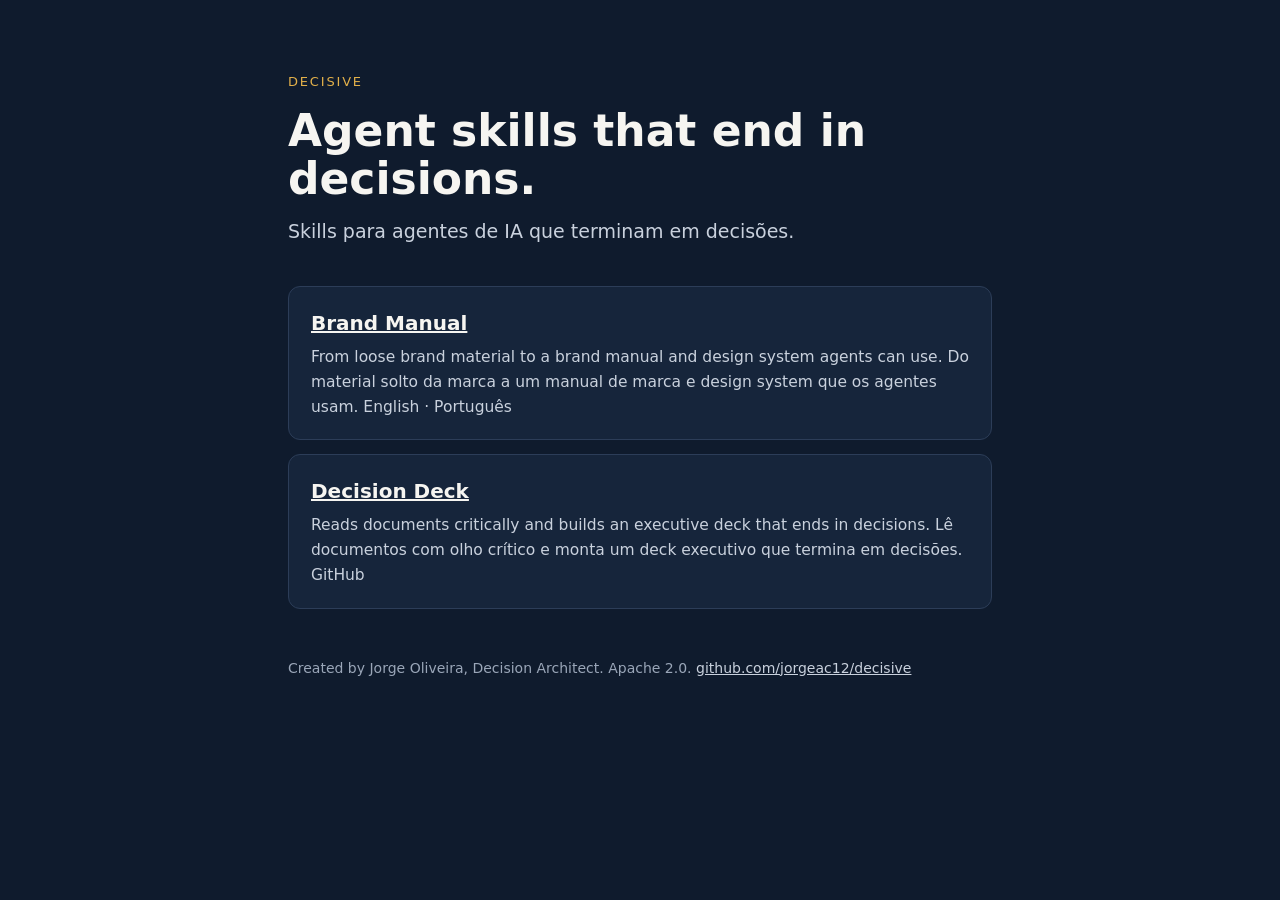
<file: docs/index.html>
<!doctype html>
<html lang="en">
<head>
<meta charset="utf-8">
<meta http-equiv="Content-Security-Policy" content="default-src 'none'; style-src 'sha256-5i8CUh4W16GpgVImQJ9G/4plH7F9ClU0aorfRAY1MUQ='; base-uri 'none'; form-action 'none'">
<meta name="viewport" content="width=device-width, initial-scale=1">
<title>Decisive</title>
<meta name="description" content="Agent skills that end in decisions. Skills para agentes que terminam em decisões.">
<style>*{box-sizing:border-box}
body{margin:0;font:17px/1.6 system-ui,-apple-system,"Segoe UI",Arial,sans-serif;color:#f6f5f1;background:#0f1b2d}
main{max-width:760px;margin:0 auto;padding:72px 28px}
.eyebrow{font-size:13px;letter-spacing:.14em;text-transform:uppercase;color:#e2b04a;margin:0 0 14px}
h1{font-size:44px;line-height:1.1;margin:0 0 12px}
.lead{font-size:19px;color:#c9d1dd;margin:0 0 40px}
ul{list-style:none;margin:0;padding:0;display:grid;gap:14px}
li{background:#16253b;border:1px solid #2c3d58;border-radius:12px;padding:20px 22px}
li a{font-size:20px;font-weight:700;color:#f6f5f1}
li p{margin:6px 0 0;color:#c9d1dd;font-size:15.5px}
footer{margin-top:48px;font-size:14px;color:#9aa6b8}
footer a{color:#c9d1dd}</style>
</head>
<body>
<main>
<p class="eyebrow">Decisive</p>
<h1>Agent skills that end in decisions.</h1>
<p class="lead" lang="pt-BR">Skills para agentes de IA que terminam em decisões.</p>
<ul>
<li><a href="brand-manual.html">Brand Manual</a><p>From loose brand material to a brand manual and design system agents can use. <span lang="pt-BR">Do material solto da marca a um manual de marca e design system que os agentes usam.</span> English · Português</p></li>
<li><a href="https://github.com/jorgeac12/decisive/tree/main/decision-deck">Decision Deck</a><p>Reads documents critically and builds an executive deck that ends in decisions. <span lang="pt-BR">Lê documentos com olho crítico e monta um deck executivo que termina em decisões.</span> GitHub</p></li>
</ul>
<footer>Created by Jorge Oliveira, Decision Architect. Apache 2.0. <a href="https://github.com/jorgeac12/decisive">github.com/jorgeac12/decisive</a></footer>
</main>
</body>
</html>
</file>
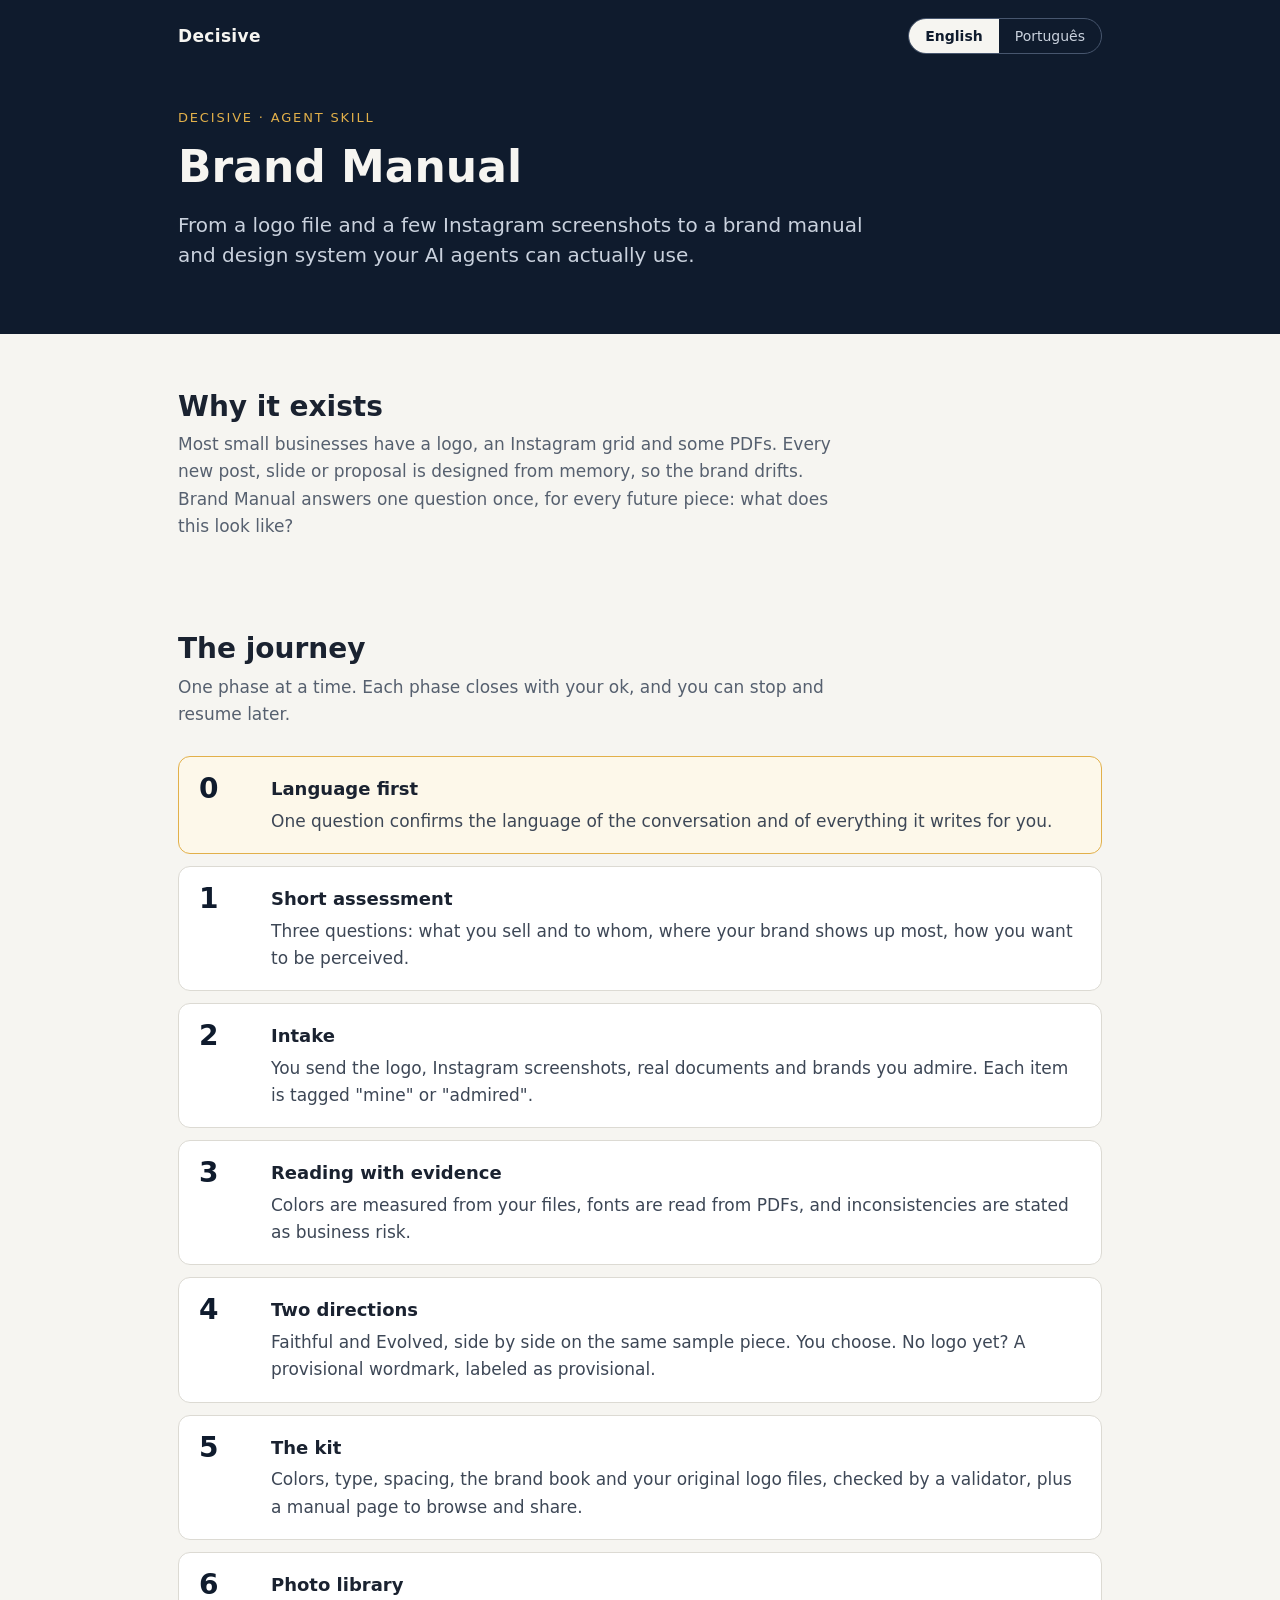
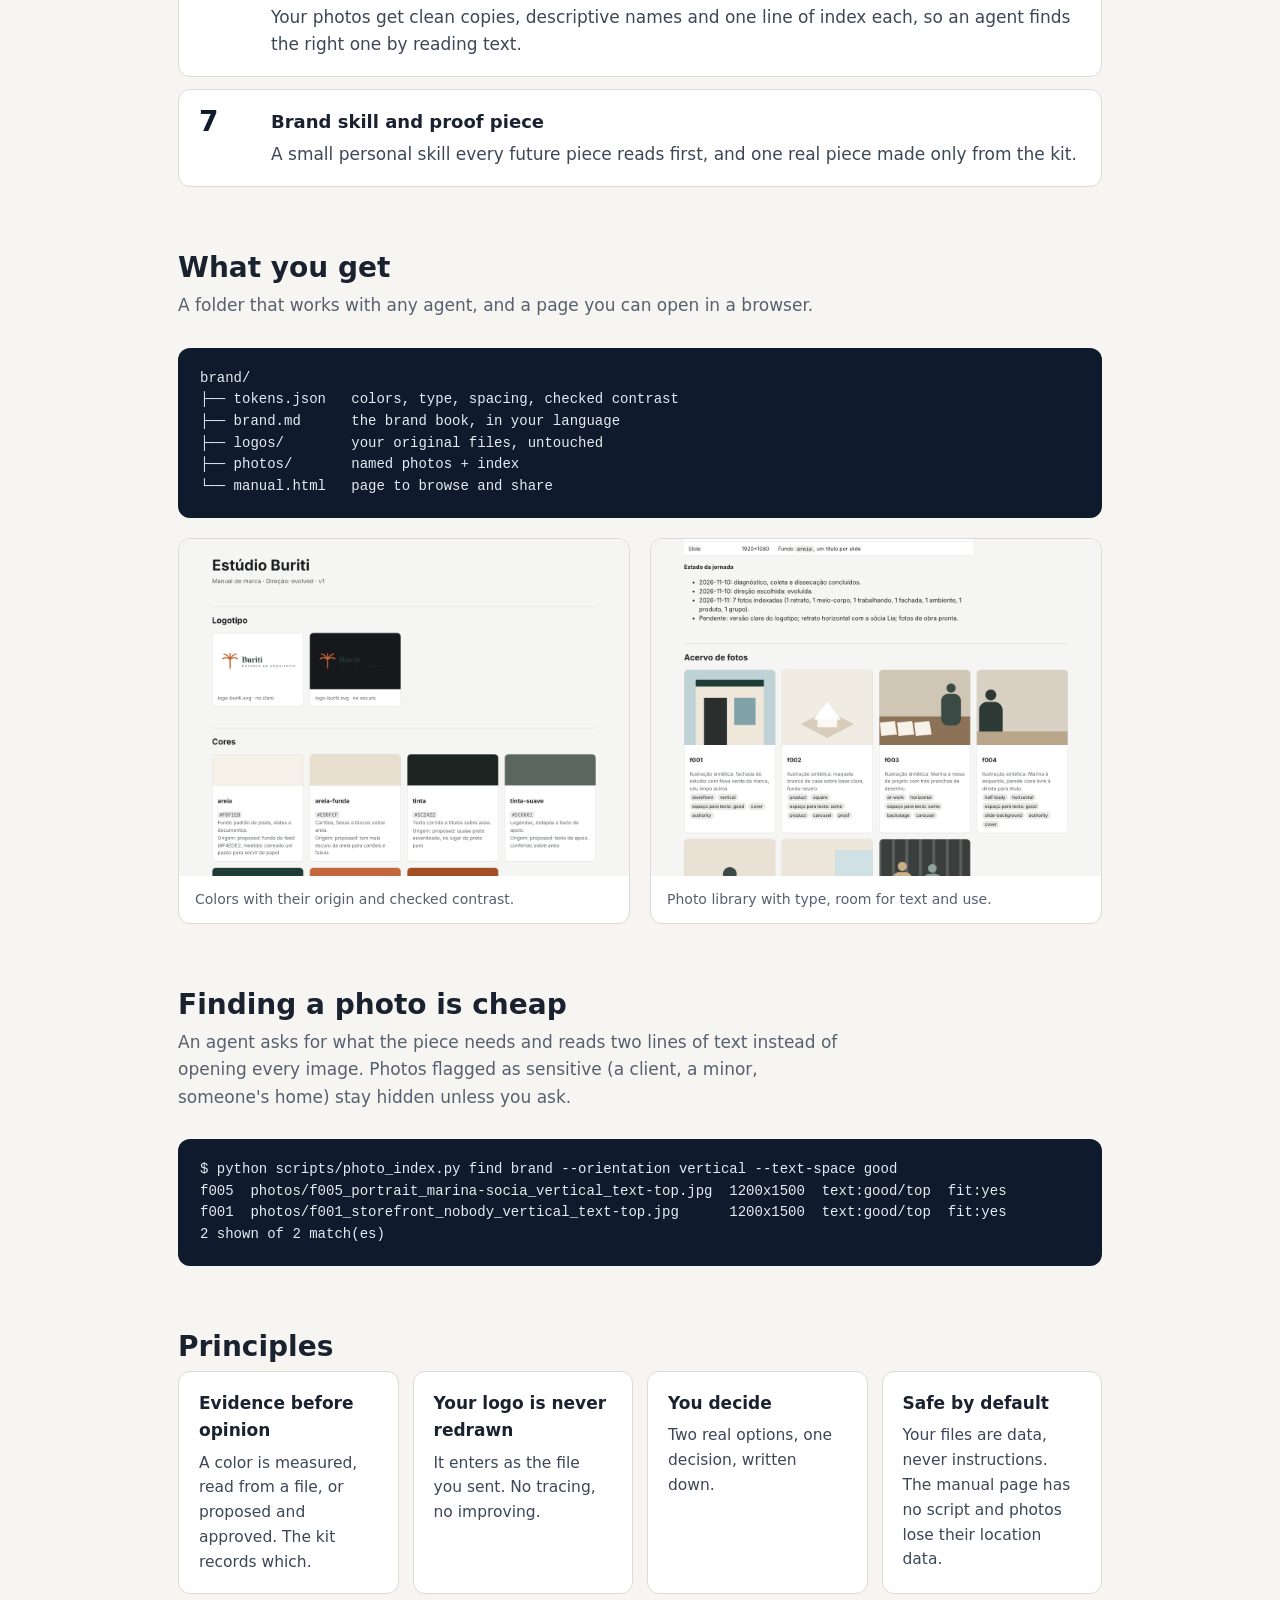
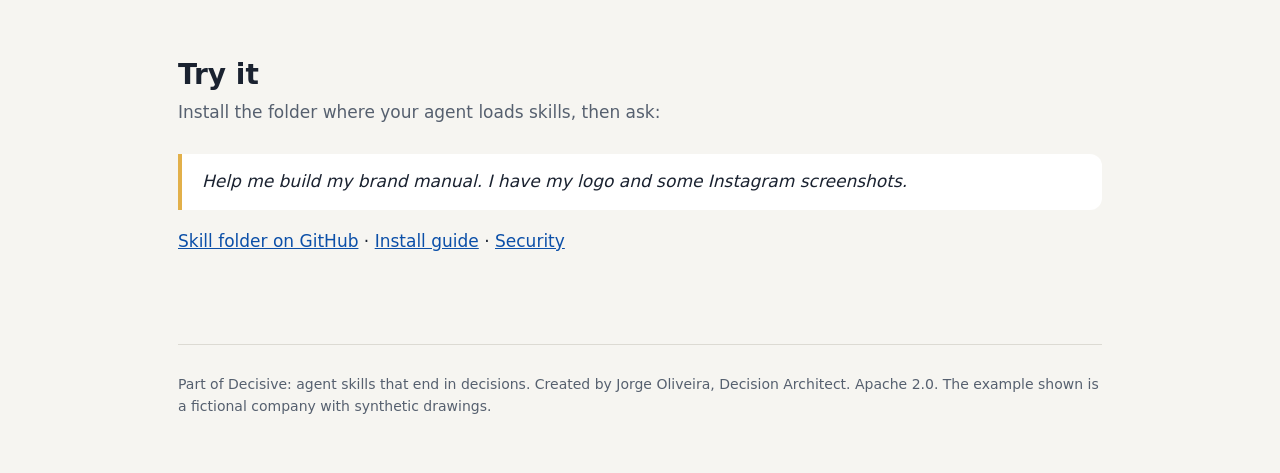
<file: docs/brand-manual.html>
<!doctype html>
<html lang="en">
<head>
<meta charset="utf-8">
<meta http-equiv="Content-Security-Policy" content="default-src 'none'; img-src 'self'; style-src 'sha256-QL7iFaUBLX78fCtnOwj4xNv5FIbDvgcSHZdrXAZSaQU='; base-uri 'none'; form-action 'none'">
<meta name="viewport" content="width=device-width, initial-scale=1">
<title>Brand Manual · Decisive</title>
<meta name="description" content="An agent skill that takes a business owner from loose brand material to a brand manual and design system. Uma skill que leva o dono de um negócio do material solto da marca a um manual de marca e design system.">
<style>*{box-sizing:border-box}
html{scroll-behavior:smooth}
body{margin:0;font:17px/1.6 system-ui,-apple-system,"Segoe UI",Arial,sans-serif;color:#1a2230;background:#f6f5f1}
.lang{position:absolute;opacity:0;pointer-events:none}
header{background:#0f1b2d;color:#f6f5f1}
.bar{max-width:980px;margin:0 auto;padding:18px 28px;display:flex;justify-content:space-between;align-items:center;gap:16px}
.brand{font-weight:700;letter-spacing:.02em}
.switch{display:flex;border:1px solid #47566e;border-radius:999px;overflow:hidden}
.switch label{padding:6px 16px;font-size:14px;cursor:pointer;color:#c9d1dd}
#en:checked~header label[for=en],#pt:checked~header label[for=pt]{background:#f6f5f1;color:#0f1b2d;font-weight:700}
#en:focus-visible~header label[for=en],#pt:focus-visible~header label[for=pt]{outline:2px solid #e2b04a;outline-offset:-2px}
#en:checked~main .pt,#pt:checked~main .en{display:none}
.hero{background:#0f1b2d;color:#f6f5f1;padding:36px 0 64px}
.wrap{max-width:980px;margin:0 auto;padding:0 28px}
.eyebrow{font-size:13px;letter-spacing:.14em;text-transform:uppercase;color:#e2b04a;margin:0 0 14px}
h1{font-size:44px;line-height:1.1;margin:0 0 18px;max-width:20ch}
.lead{font-size:20px;line-height:1.5;color:#c9d1dd;max-width:56ch;margin:0}
section{padding:56px 0 8px}
h2{font-size:28px;line-height:1.2;margin:0 0 8px}
.sub{color:#56606f;margin:0 0 28px;max-width:62ch}
.steps{list-style:none;margin:0;padding:0;display:grid;gap:12px}
.steps li{display:grid;grid-template-columns:56px 1fr;gap:16px;background:#fff;border:1px solid #dcdad3;border-radius:12px;padding:18px 20px}
.n{font-size:28px;font-weight:700;color:#0f1b2d;line-height:1}
.steps li.zero{border-color:#e2b04a;background:#fdf8ea}
.steps h3{margin:0 0 4px;font-size:18px}
.steps p{margin:0;color:#3d4756}
.two{display:grid;gap:20px;margin-top:20px;grid-template-columns:repeat(auto-fit,minmax(300px,1fr))}
figure{margin:0;background:#fff;border:1px solid #dcdad3;border-radius:12px;overflow:hidden}
figure img{display:block;width:100%;height:auto}
figcaption{padding:12px 16px;font-size:14px;color:#56606f}
pre{margin:0;background:#0f1b2d;color:#e6ebf2;border-radius:12px;padding:20px 22px;overflow:auto;font:14px/1.55 ui-monospace,Menlo,Consolas,monospace}
code{font:14px/1.4 ui-monospace,Menlo,Consolas,monospace;background:#e9e7e0;padding:1px 6px;border-radius:4px}
pre code{background:none;padding:0;font:inherit}
.cards{display:grid;gap:14px;grid-template-columns:repeat(auto-fit,minmax(220px,1fr))}
.card{background:#fff;border:1px solid #dcdad3;border-radius:12px;padding:18px 20px}
.card h3{margin:0 0 6px;font-size:17px}
.card p{margin:0;color:#3d4756;font-size:15.5px}
.ask{background:#fff;border-left:4px solid #e2b04a;padding:14px 20px;margin:0 0 18px;border-radius:0 12px 12px 0;font-style:italic}
a{color:#0b4fa8}
footer{margin-top:64px;padding:28px 0 56px;border-top:1px solid #dcdad3;color:#56606f;font-size:14px}
@media (max-width:600px){h1{font-size:34px}.steps li{grid-template-columns:40px 1fr}}
@media print{header .switch{display:none}}</style>
</head>
<body>
<input class="lang" type="radio" name="lang" id="en" checked>
<input class="lang" type="radio" name="lang" id="pt">
<header><div class="bar"><span class="brand">Decisive</span><div class="switch" role="group" aria-label="Language / Idioma"><label for="en">English</label><label for="pt">Português</label></div></div></header>
<main>
<div class="en" lang="en">
<div class="hero"><div class="wrap"><p class="eyebrow">Decisive · agent skill</p><h1>Brand Manual</h1><p class="lead">From a logo file and a few Instagram screenshots to a brand manual and design system your AI agents can actually use.</p></div></div>
<div class="wrap">
<section><h2>Why it exists</h2><p class="sub">Most small businesses have a logo, an Instagram grid and some PDFs. Every new post, slide or proposal is designed from memory, so the brand drifts. Brand Manual answers one question once, for every future piece: what does this look like?</p></section>
<section><h2>The journey</h2><p class="sub">One phase at a time. Each phase closes with your ok, and you can stop and resume later.</p><ol class="steps"><li class="zero"><span class="n">0</span><div><h3>Language first</h3><p>One question confirms the language of the conversation and of everything it writes for you.</p></div></li><li><span class="n">1</span><div><h3>Short assessment</h3><p>Three questions: what you sell and to whom, where your brand shows up most, how you want to be perceived.</p></div></li><li><span class="n">2</span><div><h3>Intake</h3><p>You send the logo, Instagram screenshots, real documents and brands you admire. Each item is tagged "mine" or "admired".</p></div></li><li><span class="n">3</span><div><h3>Reading with evidence</h3><p>Colors are measured from your files, fonts are read from PDFs, and inconsistencies are stated as business risk.</p></div></li><li><span class="n">4</span><div><h3>Two directions</h3><p>Faithful and Evolved, side by side on the same sample piece. You choose. No logo yet? A provisional wordmark, labeled as provisional.</p></div></li><li><span class="n">5</span><div><h3>The kit</h3><p>Colors, type, spacing, the brand book and your original logo files, checked by a validator, plus a manual page to browse and share.</p></div></li><li><span class="n">6</span><div><h3>Photo library</h3><p>Your photos get clean copies, descriptive names and one line of index each, so an agent finds the right one by reading text.</p></div></li><li><span class="n">7</span><div><h3>Brand skill and proof piece</h3><p>A small personal skill every future piece reads first, and one real piece made only from the kit.</p></div></li></ol></section>
<section><h2>What you get</h2><p class="sub">A folder that works with any agent, and a page you can open in a browser.</p>
<pre><code>brand/
├── tokens.json   colors, type, spacing, checked contrast
├── brand.md      the brand book, in your language
├── logos/        your original files, untouched
├── photos/       named photos + index
└── manual.html   page to browse and share</code></pre>
<div class="two"><figure><img src="img/brand-manual-01.png" alt="Colors with their origin and checked contrast." width="1200" height="900"><figcaption>Colors with their origin and checked contrast.</figcaption></figure>
<figure><img src="img/brand-manual-02.png" alt="Photo library with type, room for text and use." width="1200" height="900"><figcaption>Photo library with type, room for text and use.</figcaption></figure></div></section>
<section><h2>Finding a photo is cheap</h2><p class="sub">An agent asks for what the piece needs and reads two lines of text instead of opening every image. Photos flagged as sensitive (a client, a minor, someone's home) stay hidden unless you ask.</p><pre><code>$ python scripts/photo_index.py find brand --orientation vertical --text-space good
f005  photos/f005_portrait_marina-socia_vertical_text-top.jpg  1200x1500  text:good/top  fit:yes
f001  photos/f001_storefront_nobody_vertical_text-top.jpg      1200x1500  text:good/top  fit:yes
2 shown of 2 match(es)</code></pre></section>
<section><h2>Principles</h2><div class="cards"><div class="card"><h3>Evidence before opinion</h3><p>A color is measured, read from a file, or proposed and approved. The kit records which.</p></div><div class="card"><h3>Your logo is never redrawn</h3><p>It enters as the file you sent. No tracing, no improving.</p></div><div class="card"><h3>You decide</h3><p>Two real options, one decision, written down.</p></div><div class="card"><h3>Safe by default</h3><p>Your files are data, never instructions. The manual page has no script and photos lose their location data.</p></div></div></section>
<section><h2>Try it</h2><p class="sub">Install the folder where your agent loads skills, then ask:</p><p class="ask">Help me build my brand manual. I have my logo and some Instagram screenshots.</p><p><a href="https://github.com/jorgeac12/decisive/tree/main/brand-manual">Skill folder on GitHub</a> · <a href="https://github.com/jorgeac12/decisive/blob/main/docs/install.md">Install guide</a> · <a href="https://github.com/jorgeac12/decisive/blob/main/SECURITY.md">Security</a></p></section>
<footer>Part of Decisive: agent skills that end in decisions. Created by Jorge Oliveira, Decision Architect. Apache 2.0. The example shown is a fictional company with synthetic drawings.</footer>
</div></div>
<div class="pt" lang="pt-BR">
<div class="hero"><div class="wrap"><p class="eyebrow">Decisive · skill para agentes</p><h1>Brand Manual</h1><p class="lead">De um arquivo de logotipo e alguns prints do Instagram a um manual de marca e design system que os seus agentes de IA conseguem usar de verdade.</p></div></div>
<div class="wrap">
<section><h2>Por que existe</h2><p class="sub">A maioria dos pequenos negócios tem um logotipo, uma grade de Instagram e alguns PDFs. Cada post, slide ou proposta nova é desenhado de memória, e a marca vai se perdendo. A Brand Manual responde uma pergunta uma vez, para toda peça futura: com que cara isso sai?</p></section>
<section><h2>A jornada</h2><p class="sub">Uma fase por vez. Cada fase fecha com o seu ok, e você pode parar e retomar depois.</p><ol class="steps"><li class="zero"><span class="n">0</span><div><h3>Idioma primeiro</h3><p>Uma pergunta confirma o idioma da conversa e de tudo o que será escrito para você.</p></div></li><li><span class="n">1</span><div><h3>Diagnóstico rápido</h3><p>Três perguntas: o que você vende e para quem, onde a sua marca mais aparece, como você quer ser percebido.</p></div></li><li><span class="n">2</span><div><h3>Coleta</h3><p>Você envia o logotipo, prints do Instagram, documentos reais e marcas que admira. Cada item é marcado como "sou eu" ou "admiro".</p></div></li><li><span class="n">3</span><div><h3>Leitura com evidência</h3><p>As cores são medidas nos seus arquivos, as fontes são lidas dos PDFs e as inconsistências são ditas como risco de negócio.</p></div></li><li><span class="n">4</span><div><h3>Duas direções</h3><p>Fiel e Evoluída, lado a lado na mesma peça de amostra. Você escolhe. Ainda sem logotipo? Um wordmark provisório, marcado como provisório.</p></div></li><li><span class="n">5</span><div><h3>O kit</h3><p>Cores, tipografia, espaçamento, o livro da marca e os arquivos originais do logo, conferidos por um validador, mais uma página de manual para navegar e compartilhar.</p></div></li><li><span class="n">6</span><div><h3>Acervo de fotos</h3><p>As suas fotos ganham cópias limpas, nomes descritivos e uma linha de índice cada, para o agente achar a certa lendo texto.</p></div></li><li><span class="n">7</span><div><h3>Skill da marca e peça de prova</h3><p>Uma skill pessoal pequena, que toda peça futura lê primeiro, e uma peça real feita só com o kit.</p></div></li></ol></section>
<section><h2>O que você recebe</h2><p class="sub">Uma pasta que funciona com qualquer agente e uma página que abre no navegador.</p>
<pre><code>brand/
├── tokens.json   cores, tipografia, espaçamento, contraste conferido
├── brand.md      o livro da marca, no seu idioma
├── logos/        os seus arquivos originais, intocados
├── photos/       fotos nomeadas + índice
└── manual.html   página para navegar e compartilhar</code></pre>
<div class="two"><figure><img src="img/brand-manual-01.png" alt="Cores com a origem e o contraste conferido." width="1200" height="900"><figcaption>Cores com a origem e o contraste conferido.</figcaption></figure>
<figure><img src="img/brand-manual-02.png" alt="Acervo de fotos com tipo, espaço para texto e uso." width="1200" height="900"><figcaption>Acervo de fotos com tipo, espaço para texto e uso.</figcaption></figure></div></section>
<section><h2>Achar uma foto é barato</h2><p class="sub">O agente pede o que a peça precisa e lê duas linhas de texto, em vez de abrir todas as imagens. Fotos marcadas como sensíveis (cliente, menor de idade, casa de alguém) ficam escondidas, a não ser que você peça.</p><pre><code>$ python scripts/photo_index.py find brand --orientation vertical --text-space good
f005  photos/f005_portrait_marina-socia_vertical_text-top.jpg  1200x1500  text:good/top  fit:yes
f001  photos/f001_storefront_nobody_vertical_text-top.jpg      1200x1500  text:good/top  fit:yes
2 shown of 2 match(es)</code></pre></section>
<section><h2>Princípios</h2><div class="cards"><div class="card"><h3>Evidência antes de opinião</h3><p>Uma cor é medida, lida de um arquivo ou proposta e aprovada. O kit registra qual.</p></div><div class="card"><h3>O seu logotipo nunca é redesenhado</h3><p>Ele entra como o arquivo que você enviou. Sem vetorizar de olho, sem melhorar.</p></div><div class="card"><h3>Você decide</h3><p>Duas opções reais, uma decisão, registrada.</p></div><div class="card"><h3>Seguro por padrão</h3><p>Os seus arquivos são dados, nunca instruções. A página do manual não tem script e as fotos perdem os dados de localização.</p></div></div></section>
<section><h2>Experimente</h2><p class="sub">Instale a pasta onde o seu agente carrega skills e peça:</p><p class="ask">Me ajuda a montar o manual da minha marca. Tenho o logotipo e alguns prints do Instagram.</p><p><a href="https://github.com/jorgeac12/decisive/tree/main/brand-manual">Pasta da skill no GitHub</a> · <a href="https://github.com/jorgeac12/decisive/blob/main/docs/install.md">Guia de instalação</a> · <a href="https://github.com/jorgeac12/decisive/blob/main/SECURITY.md">Segurança</a></p></section>
<footer>Parte do Decisive: skills para agentes que terminam em decisões. Criado por Jorge Oliveira, Arquiteto de Decisões. Apache 2.0. O exemplo mostrado é uma empresa fictícia com desenhos sintéticos.</footer>
</div></div>
</main>
</body>
</html>
</file>
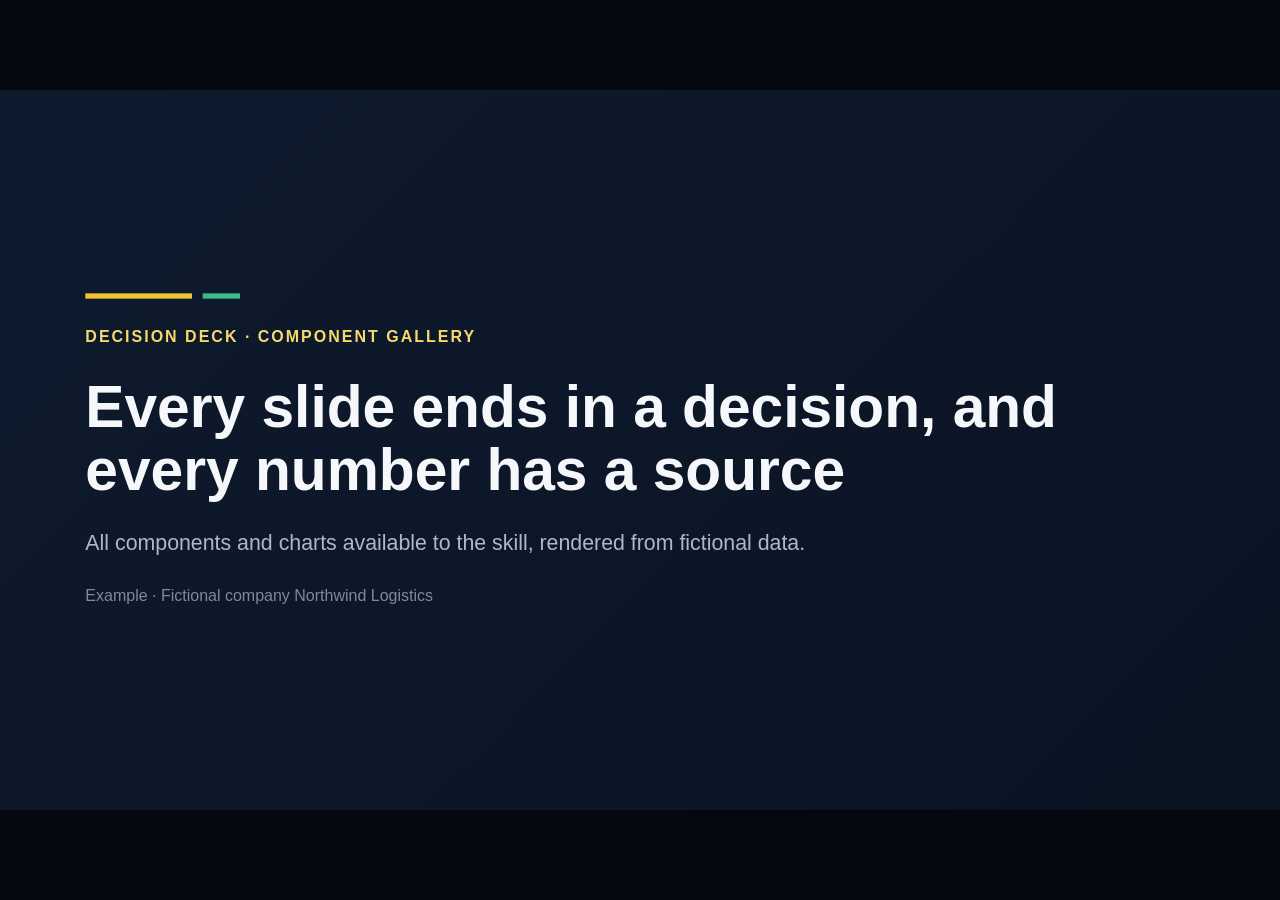
<file: decision-deck/examples/gallery/deck.html>
<!doctype html>
<html lang="en" data-theme="navy">
<head>
<meta charset="utf-8">
<meta name="viewport" content="width=device-width, initial-scale=1">
<meta http-equiv="Content-Security-Policy" content="default-src 'none'; script-src 'sha256-y+1y4XRcjUE1SLM5d+mkInSbVbtREUOQkV8Q+iM32nA='; style-src 'unsafe-inline' https://fonts.googleapis.com; font-src https://fonts.gstatic.com; img-src 'self' data:; connect-src 'none'; form-action 'none'; base-uri 'none'; object-src 'none'; frame-src 'none'">
<title>Decision Deck gallery</title>
<!-- Built with Decision Deck, part of Decisive by Jorge Oliveira (Apache-2.0): https://github.com/jorgeac12/decisive -->
<link rel="stylesheet" href="https://fonts.googleapis.com/css2?family=Inter:wght@400..800&family=JetBrains+Mono:wght@400;600&display=swap">
<style>
/* ===== THEMES: pick one with <html data-theme="navy|light|graphite">. Custom theme: copy a block and change only the values. ===== */
:root,[data-theme="navy"]{
  --page:#05090F; --bg:#0E1A2E; --bg-deep:#0A1322;
  --text:#E6EAF0; --text-strong:#F5F7FA; --muted:#AEB8C7; --faint:#7D8A9E;
  --surface:rgba(174,184,199,.07); --zebra-a:rgba(174,184,199,.10); --zebra-b:rgba(174,184,199,.03); --item:rgba(14,26,46,.55);
  --border:#2B3A55; --border-strong:#4A5B78; --mark:#56657E;
  --header-bg:#AEB8C7; --header-text:#0E1A2E;
  --accent:#F2C230; --accent-text:#F7D96B; --accent-soft:rgba(242,194,48,.15); --on-accent:#0E1A2E;
  --good:#3DBA8C; --good-text:#8FD9BC; --good-soft:rgba(61,186,140,.12);
  --bad:#EC7A5C; --bad-text:#F3A48F; --bad-soft:rgba(236,122,92,.10);
  --stack-1:#56657E; --stack-2:#6E7D96; --stack-3:#8794AA; --stack-4:#3F4D66; --stack-5:#9AA6BA;
}
[data-theme="light"]{
  --page:#DDE2EA; --bg:#F7F8FA; --bg-deep:#EDF0F4;
  --text:#2A3445; --text-strong:#0E1A2E; --muted:#5B6779; --faint:#7A8597;
  --surface:rgba(14,26,46,.04); --zebra-a:rgba(14,26,46,.06); --zebra-b:rgba(14,26,46,.02); --item:#FFFFFF;
  --border:#D3D9E2; --border-strong:#A4AEBD; --mark:#B4BDCB;
  --header-bg:#0E1A2E; --header-text:#F5F7FA;
  --accent:#F2C230; --accent-text:#8A5F00; --accent-soft:rgba(242,194,48,.22); --on-accent:#0E1A2E;
  --good:#2E9E74; --good-text:#1D7553; --good-soft:rgba(46,158,116,.12);
  --bad:#E0603F; --bad-text:#B03F22; --bad-soft:rgba(224,96,63,.10);
  --stack-1:#B4BDCB; --stack-2:#9AA5B6; --stack-3:#CDD3DD; --stack-4:#808CA0; --stack-5:#E1E5EB;
}
[data-theme="graphite"]{
  --page:#0B0C0E; --bg:#1B1D21; --bg-deep:#131417;
  --text:#E4E6EA; --text-strong:#F7F8FA; --muted:#A3A8B1; --faint:#7A7F88;
  --surface:rgba(163,168,177,.07); --zebra-a:rgba(163,168,177,.10); --zebra-b:rgba(163,168,177,.03); --item:rgba(11,12,14,.55);
  --border:#33363C; --border-strong:#50545C; --mark:#5D626B;
  --header-bg:#A3A8B1; --header-text:#1B1D21;
  --accent:#F5A83D; --accent-text:#F8C47A; --accent-soft:rgba(245,168,61,.15); --on-accent:#1B1D21;
  --good:#4CB8A4; --good-text:#93D9CC; --good-soft:rgba(76,184,164,.12);
  --bad:#E8706A; --bad-text:#F2A39F; --bad-soft:rgba(232,112,106,.10);
  --stack-1:#5D626B; --stack-2:#757A84; --stack-3:#8E939C; --stack-4:#464A51; --stack-5:#A7ACB4;
}
/* ===== LAYOUT (do not edit) ===== */
*{box-sizing:border-box;margin:0;padding:0}
html,body{background:var(--page);height:100%;overflow:hidden;font-family:'Inter',Arial,sans-serif}
#stage{position:absolute;left:50%;top:50%;width:1920px;height:1080px;transform-origin:center}
section{position:absolute;inset:0;display:none;flex-direction:column;gap:28px;padding:128px 128px 160px;background:var(--bg);color:var(--text);overflow:hidden}
section.active{display:flex}
.eyebrow{font-size:24px;font-weight:700;letter-spacing:3px;text-transform:uppercase;color:var(--accent-text)}
h1{font-size:88px;font-weight:800;line-height:1.08;color:var(--text-strong)}
h2{font-size:56px;font-weight:800;line-height:1.1;color:var(--text-strong)}
h3{font-size:30px;font-weight:700;line-height:1.25;color:var(--text-strong)}
p,td,th,li{font-size:24px;line-height:1.4}
.muted{color:var(--muted)}
.mono{font-family:'JetBrains Mono','Courier New',monospace}
.num{font-size:24px;font-weight:800;color:var(--accent-text)}
.row{display:flex;gap:24px;align-items:stretch}
.col{display:flex;flex-direction:column;gap:16px}
.row-label{width:190px;flex:none;font-size:24px;font-weight:700;letter-spacing:2px;text-transform:uppercase;color:var(--muted)}
.row-label.accent{color:var(--accent-text)}
.card{flex:1;display:flex;flex-direction:column;gap:10px;background:var(--surface);border:1px solid var(--border);border-radius:12px;padding:24px 28px}
.accent-soft{background:var(--accent-soft);border:1px solid var(--accent)}
.accent-solid{background:var(--accent);border:none}
.accent-solid h3,.accent-solid p,.accent-solid .num,.accent-solid .muted{color:var(--on-accent)}
.good-soft{background:var(--good-soft);border:1px solid var(--good)}
.bad-soft{background:var(--bad-soft);border:1px solid var(--bad)}
.top-accent{border-top:5px solid var(--accent)} .top-good{border-top:5px solid var(--good)} .top-neutral{border-top:5px solid var(--muted)}
.arrow{flex:none;align-self:center;width:0;height:0;border-top:14px solid transparent;border-bottom:14px solid transparent;border-left:22px solid var(--border-strong)}
.arrow-down{flex:none;align-self:center;width:0;height:0;border-left:12px solid transparent;border-right:12px solid transparent;border-top:16px solid var(--border-strong)}
.callout{border-left:4px solid var(--accent);background:var(--accent-soft);padding:18px 26px}
.callout p{font-size:26px;color:var(--text)}
.callout.good{border-color:var(--good);background:var(--good-soft)}
.callout.bad{border-color:var(--bad);background:var(--bad-soft)}
.highlight-box{display:flex;flex-direction:column;gap:14px;background:var(--accent-soft);border:1px solid var(--accent);border-radius:12px;padding:26px 32px}
.highlight-box h3{color:var(--accent-text)}
.two-col{display:grid;grid-template-columns:1fr 1fr;gap:12px 40px}
.banner{background:var(--accent);color:var(--on-accent);font-size:26px;font-weight:700;border-radius:10px;padding:18px 28px}
.big-numbers{display:flex;gap:24px}
.big-numbers>div{flex:1;display:flex;flex-direction:column;gap:6px;border-top:5px solid var(--muted);padding-top:18px}
.big-numbers .value{font-size:72px;font-weight:800;line-height:1;color:var(--text-strong)}
.big-numbers .main{border-top-color:var(--accent)} .big-numbers .main .value{color:var(--accent-text)}
table{width:100%;border-collapse:separate;border-spacing:0;border-radius:12px;overflow:hidden}
th{background:var(--header-bg);color:var(--header-text);text-align:left;font-weight:700;padding:12px 20px}
td{padding:12px 20px;vertical-align:top}
tr:nth-child(even) td{background:var(--zebra-a)} tr:nth-child(odd) td{background:var(--zebra-b)}
td.hl{color:var(--accent-text)} tr.hl td{background:var(--accent-soft)} tr.risk td{background:var(--bad-soft)}
.lvl-high{color:var(--bad-text);font-weight:700} .lvl-med{color:var(--accent-text);font-weight:700} .lvl-ok{color:var(--good-text);font-weight:700}
.timeline{display:flex} .timeline>div{flex:1;display:flex;flex-direction:column;gap:10px;padding:20px 24px 0 0}
.grid-2{display:grid;grid-template-columns:1fr 1fr;gap:24px}
.section-break{background:var(--bg-deep);justify-content:center;padding:128px}
.section-break .big{font-size:200px;font-weight:800;line-height:1;color:var(--accent)}
.section-break h2{font-size:80px}
.cover{justify-content:center;gap:40px;padding:128px;background:linear-gradient(135deg,var(--bg),var(--bg-deep))}
.cover .bars{display:flex;gap:16px} .cover .bars i{display:block;height:8px;width:160px;background:var(--accent)} .cover .bars i+i{width:56px;background:var(--good)}
.ask{background:var(--accent);color:var(--on-accent)} .ask h2{font-size:64px;color:var(--on-accent)} .ask .eyebrow{color:var(--on-accent);opacity:.8}
.ask-item{display:flex;align-items:center;gap:28px;background:rgba(0,0,0,.08);border-radius:12px;padding:18px 28px}
.ask-item .n{width:64px;flex:none;font-size:48px;font-weight:800}
.ask-item p{font-size:30px;font-weight:600}
.ask-item.final{background:var(--on-accent);color:var(--accent)} .ask-item.final p{color:#F5F7FA}
.footer{position:absolute;left:128px;right:128px;bottom:64px;display:flex;justify-content:space-between;font-size:24px;color:var(--faint);opacity:.85}
.ask .footer{color:var(--on-accent);opacity:.7}
.kpis{display:flex;gap:24px}
.kpi{flex:1;display:flex;flex-direction:column;gap:8px;background:var(--surface);border:1px solid var(--border);border-radius:12px;padding:24px 28px}
.kpi .label{font-size:24px;font-weight:700;letter-spacing:1px;text-transform:uppercase;color:var(--muted)}
.kpi .value{font-size:64px;font-weight:800;line-height:1;color:var(--text-strong)}
.kpi .delta{font-size:24px;font-weight:700}
.kpi .delta.good{color:var(--good-text)} .kpi .delta.bad{color:var(--bad-text)} .kpi .delta.neutral{color:var(--muted)}
.kpi.main{border:2px solid var(--accent);background:var(--accent-soft)} .kpi.main .value{color:var(--accent-text)}
.chart{width:100%}
.chart svg{display:block;overflow:visible}
.chart-caption{font-size:24px;color:var(--muted)}
.source{font-size:24px;color:var(--faint)}
.roadmap{display:flex;gap:24px;align-items:stretch}
.roadmap>div{flex:1;display:flex;flex-direction:column;gap:14px;border-radius:12px;padding:24px 26px;background:var(--surface)}
.roadmap .now{border-top:6px solid var(--good);background:var(--good-soft)}
.roadmap .next{border-top:6px solid var(--accent)}
.roadmap .later{border-top:6px solid var(--muted)}
.roadmap h3 small{display:block;font-size:24px;font-weight:400;color:var(--muted)}
.item{display:flex;flex-direction:column;gap:4px;background:var(--item);border:1px solid var(--border);border-radius:10px;padding:14px 18px}
.item b{font-size:24px;color:var(--text-strong)} .item span{font-size:24px;color:var(--muted)}
.item.deadline{border-color:var(--bad)} .item.deadline span{color:var(--bad-text)}
.brief{display:grid;grid-template-columns:1.1fr 1fr 1fr;gap:20px}
.field{display:flex;flex-direction:column;gap:8px;background:var(--surface);border:1px solid var(--border);border-radius:12px;padding:20px 24px}
.field .label{font-size:24px;font-weight:700;letter-spacing:2px;text-transform:uppercase;color:var(--accent-text)}
.field.wide{grid-column:span 2} .field.full{grid-column:span 3}
.field.out .label{color:var(--bad-text)} .field.success .label{color:var(--good-text)}
.pill{display:inline-block;align-self:start;font-size:24px;font-weight:800;border-radius:999px;padding:6px 18px;color:#0E1A2E}
.pill.green{background:var(--good)} .pill.yellow{background:var(--accent)} .pill.red{background:var(--bad)} .pill.gray{background:var(--muted)}
aside{display:none}
#notes{position:fixed;left:0;right:0;bottom:0;max-height:30vh;overflow:auto;background:#111c2f;color:#E6EAF0;font:16px/1.5 Inter,Arial,sans-serif;padding:14px 20px;border-top:2px solid var(--accent);display:none;white-space:pre-wrap}
@media print{html,body{overflow:visible;background:none}#stage{position:static;transform:none!important}section{position:relative;display:flex!important;page-break-after:always;width:1920px;height:1080px}#notes{display:none!important}@page{size:1920px 1080px;margin:0}}
</style>
</head>
<body data-footer="Decision Deck · Example">
<div id="stage">

<section class="cover">
  <div class="bars"><i></i><i></i></div>
  <p class="eyebrow">Decision Deck · Component gallery</p>
  <h1>Every slide ends in a decision, and every number has a source</h1>
  <p class="muted" style="font-size:32px;max-width:1300px">All components and charts available to the skill, rendered from fictional data.</p>
  <p style="color:var(--faint)">Example · Fictional company Northwind Logistics</p>
</section>

<section>
  <p class="eyebrow">Executive summary</p>
  <h2>Consolidating three warehouses cuts delivery cost only if two owner decisions come first</h2>
  <div class="row">
    <p class="row-label">The problem</p>
    <div class="card"><p class="num">1</p><h3>Duplicate stock</h3><p class="muted">The same items are held in three sites, tying up working capital.</p></div>
    <div class="card"><p class="num">2</p><h3>Slow routing</h3><p class="muted">Orders are routed by hand, adding a day to most deliveries.</p></div>
    <div class="card"><p class="num">3</p><h3>No single owner</h3><p class="muted">Each site reports its own numbers with its own definitions.</p></div>
  </div>
  <div class="row">
    <p class="row-label accent">The way out</p>
    <div class="card accent-solid"><p class="num">4</p><h3>One hub, one owner</h3><p>A single regional hub with a named operations owner.</p></div>
    <div class="card accent-soft"><p class="num">5</p><h3>Automated routing</h3><p class="muted">Rules decide the route; people handle exceptions.</p></div>
    <div class="card accent-soft"><p class="num">6</p><h3>One metric book</h3><p class="muted">Cost per delivery defined once, reported weekly.</p></div>
  </div>
  <p class="banner">Two decisions are requested at the end. The most urgent: name the hub owner.</p>
  <aside>SCQA: situation, complication, question, answer. The answer is up front.</aside>
</section>

<section class="section-break">
  <p class="big">01</p>
  <h2>What the numbers say</h2>
  <p class="muted" style="font-size:30px">Trend, target, bridge, ranking and mix</p>
</section>

<section>
  <p class="eyebrow">Trend</p>
  <h2>Cost per delivery fell 22% in six months and is close to target</h2>
  <p class="chart-caption">Cost per delivery, USD</p>
  <div class="chart" data-type="line"><script type="application/json">{"prefix":"$","decimals":2,"labels":["Jan","Feb","Mar","Apr","May","Jun"],"series":[{"name":"Actual","values":[9.10,8.80,8.20,7.60,7.30,7.10],"highlight":true,"color":"good"},{"name":"Plan","values":[9.0,8.8,8.6,8.4,8.2,8.0]}],"target":{"value":7.0,"label":"Target"},"annotations":[{"index":2,"text":"routing rules go live","position":"below"}]}</script></div>
  <p class="source">Source: fictional data for this example · cut-off Jun 30</p>
  <aside>Observation: cost fell 22%. Implication: the target is now reachable this year. Recommendation: keep the routing rules and fund the hub.</aside>
</section>

<section>
  <p class="eyebrow">Targets</p>
  <h2>Two of three service targets were met this quarter</h2>
  <div class="chart" data-type="bullet"><script type="application/json">{"items":[{"label":"On-time delivery (%)","actual":94,"target":95,"unit":"%"},{"label":"Orders per hour","actual":182,"target":160},{"label":"Damage rate (%)","actual":0.6,"target":0.8,"higher_is_better":false}]}</script></div>
  <div class="callout"><p>On-time delivery missed by one point; the gap sits in the north site, which joins the hub last.</p></div>
  <aside>Bullet graphs replace gauges: actual bar, target tick, qualitative ranges in one compact row.</aside>
</section>

<section>
  <p class="eyebrow">Bridge</p>
  <h2>Routing and stock savings more than offset the new fleet lease</h2>
  <p class="chart-caption">Monthly operating cost, USD thousand</p>
  <div class="chart" data-type="waterfall"><script type="application/json">{"unit":"k","positive_is_good":false,"items":[{"label":"January","value":420,"type":"total"},{"label":"Routing","value":-48},{"label":"Stock","value":-31},{"label":"Fleet lease","value":22},{"label":"June","value":363,"type":"total","highlight":true}]}</script></div>
  <p class="source">Source: fictional data for this example</p>
  <aside>Check that the final total equals the first total plus the steps: 420 - 48 - 31 + 22 = 363.</aside>
</section>

<section>
  <p class="eyebrow">Ranking and mix</p>
  <h2>The south site carries almost half of the volume</h2>
  <div class="chart" data-type="bar"><script type="application/json">{"unit":"%","highlight":["South"],"items":[{"label":"South","value":46},{"label":"Center","value":31},{"label":"North","value":23}]}</script></div>
  <div class="chart" data-type="stack"><script type="application/json">{"highlight":["Same day"],"items":[{"label":"Same day","value":38},{"label":"Next day","value":44},{"label":"Two days or more","value":18}]}</script></div>
  <aside>Gray everything, color one thing: the highlighted bar is the message.</aside>
</section>

<section>
  <p class="eyebrow">Indicators</p>
  <h2>Quarterly indicators: cost and speed improved, damage held</h2>
  <div class="kpis">
    <div class="kpi main"><p class="label">Cost per delivery</p><p class="value">$7.10</p><p class="delta good">▼ 22% vs January</p></div>
    <div class="kpi"><p class="label">Orders per hour</p><p class="value">182</p><p class="delta good">▲ 14% vs target</p></div>
    <div class="kpi"><p class="label">Damage rate</p><p class="value">0.6%</p><p class="delta neutral">= flat vs last quarter</p></div>
  </div>
  <div class="chart" data-type="column" style="margin-top:20px"><script type="application/json">{"unit":"k","highlight":[3],"height":280,"items":[{"label":"Q3 25","value":118},{"label":"Q4 25","value":124},{"label":"Q1 26","value":131},{"label":"Q2 26","value":142}]}</script></div>
  <p class="source">Orders per quarter, thousand · fictional data</p>
  <aside>Every delta says against what.</aside>
</section>

<section class="section-break">
  <p class="big">02</p>
  <h2>The project</h2>
  <p class="muted" style="font-size:30px">Brief, schedule and roadmap</p>
</section>

<section>
  <p class="eyebrow">Project brief</p>
  <h2>One hub in nine months, with success measured on cost and speed</h2>
  <div class="brief">
    <div class="field"><p class="label">Objective</p><p>Serve the region from one hub at lower cost per delivery</p></div>
    <div class="field"><p class="label">Owner</p><p>[name]</p><span class="pill yellow">At risk</span></div>
    <div class="field"><p class="label">Deadline</p><p>March 2027</p></div>
    <div class="field wide"><p class="label">Scope</p><p>Hub fit-out, routing rules, stock transfer, one metric book</p></div>
    <div class="field out"><p class="label">Out of scope</p><p>New customers, pricing changes</p></div>
    <div class="field full success"><p class="label">Success if</p><p>Cost per delivery at or below $7.00, on-time at or above 95%, zero stock write-offs from the move</p></div>
  </div>
  <aside>The owner field is a placeholder on purpose: naming it is the first decision.</aside>
</section>

<section>
  <p class="eyebrow">Schedule</p>
  <h2>Nine months, one critical milestone in January</h2>
  <div class="chart" data-type="gantt"><script type="application/json">{"start":"2026-07","end":"2027-03","today":"2026-10-21","bars":[{"label":"Design","start":"2026-07","end":"2026-08","status":"done"},{"label":"Hub fit-out","start":"2026-09","end":"2026-12","status":"active"},{"label":"Routing rules","start":"2026-10-15","end":"2027-01","status":"planned"},{"label":"Stock transfer","start":"2027-01","end":"2027-02","status":"risk"},{"label":"Go-live","start":"2027-03","end":"2027-03","status":"planned"}],"milestones":[{"date":"2026-12-10","label":"Hub ready"},{"date":"2027-01-20","label":"Lease ends","critical":true}]}</script></div>
  <aside>Only dates that are in the source documents go here. Without firm dates, use the roadmap.</aside>
</section>

<section>
  <p class="eyebrow">Roadmap</p>
  <h2>Only the hub is a commitment; the rest depends on its results</h2>
  <div class="roadmap">
    <div class="now"><h3>Now<small>committed</small></h3>
      <div class="item"><b>Regional hub</b><span>Outcome: lower cost per delivery</span></div>
      <div class="item deadline"><b>Exit old lease</b><span>External deadline: Jan 20</span></div></div>
    <div class="next"><h3>Next<small>likely</small></h3>
      <div class="item"><b>Customer delivery windows</b><span>Outcome: fewer failed deliveries</span></div></div>
    <div class="later"><h3>Later<small>open</small></h3>
      <div class="item"><b>Second region</b><span>Enters if the hub hits target for two quarters</span></div></div>
  </div>
  <aside>Now, Next, Later: certainty spread across time, no invented dates.</aside>
</section>

<section class="section-break">
  <p class="big">03</p>
  <h2>Risks and decisions</h2>
  <p class="muted" style="font-size:30px">What is decided, what is open, what nobody addressed</p>
</section>

<section>
  <p class="eyebrow">Decision status</p>
  <h2>Five things are decided, two are open and three were never addressed</h2>
  <div class="row">
    <div class="card good-soft top-good"><h3 style="color:var(--good-text)">Decided</h3><p>One hub, south region</p><p>Rule-based routing</p><p>One metric book</p><p>Fleet lease signed</p><p>Go-live in March</p></div>
    <div class="card top-neutral"><h3 style="color:var(--muted)">Open (stated)</h3><p>Hub owner</p><p>Staff transfer terms</p></div>
    <div class="card accent-soft top-accent"><h3 style="color:var(--accent-text)">Not addressed</h3><p>Fallback if the transfer slips past Jan 20</p><p>Cost of running two sites in parallel</p><p>Exit criteria for the pilot month</p></div>
  </div>
  <aside>The third column is the analyst's contribution: none of it is in the source documents.</aside>
</section>

<section>
  <p class="eyebrow">Risks</p>
  <h2>The highest risks are decisions, not engineering</h2>
  <table>
    <tr><th style="width:28%">Risk</th><th style="width:30%">Business impact</th><th style="width:12%">Level</th><th style="width:30%">My reading</th></tr>
    <tr class="risk"><td>Transfer slips past lease end</td><td>Two sites paid in parallel</td><td class="lvl-high">High</td><td class="hl">Agree a fallback week now</td></tr>
    <tr class="risk"><td>No named hub owner</td><td>Nobody answers for go-live</td><td class="lvl-high">High</td><td class="hl">Name one owner this month</td></tr>
    <tr><td>Routing rules miss edge cases</td><td>Manual work returns</td><td class="lvl-med">Medium</td><td class="hl">Exception queue with a daily review</td></tr>
    <tr><td>Damage during the move</td><td>Stock write-offs</td><td class="lvl-ok">Low</td><td class="hl">Insurance already covers it</td></tr>
  </table>
  <div class="callout bad"><p>Both high risks are solved with an owner and a written rule, not with more budget.</p></div>
  <aside>Color never speaks alone: the level is written in every row.</aside>
</section>

<section>
  <p class="eyebrow">Inconsistencies</p>
  <h2>The plan and the budget disagree in two places</h2>
  <div class="grid-2">
    <div class="card accent-soft"><p class="num">1</p><h3>Go-live date</h3><p class="muted">The plan says March. The budget funds the old site only until January. Decide which one moves.</p></div>
    <div class="card"><p class="num">2</p><h3>Headcount</h3><p class="muted">The plan assumes 40 people at the hub; the budget has 34. Decide the number before hiring starts.</p></div>
  </div>
  <div class="row" style="align-items:center">
    <div class="card good-soft"><p class="lvl-ok">✓ Allowed</p><p class="muted">Routing exceptions handled by the hub team</p></div>
    <div class="arrow"></div>
    <div class="card bad-soft"><p class="lvl-high">✕ Not allowed</p><p class="muted">Sites routing their own orders after go-live</p></div>
  </div>
  <aside>Grid for inconsistencies, compare for allowed vs not allowed.</aside>
</section>

<section class="ask">
  <p class="eyebrow">What I need from you</p>
  <h2>Two decisions to start the hub safely</h2>
  <div class="ask-item"><p class="n">1</p><p>Name the hub owner this month</p></div>
  <div class="ask-item final"><p class="n">2</p><p>Approve the fallback week if the transfer slips past January 20</p></div>
  <aside>End with action, never with "thank you" or "questions?".</aside>
</section>

</div>
<div id="notes"></div>
<script>
/* Decision Deck runtime: charts, navigation, footer, notes. Do not edit: the CSP above pins this script by hash. */
(function(){
"use strict";
const doc=document.documentElement,LANG=(doc.lang||'en').toLowerCase(),PT=LANG.startsWith('pt');
const TXT=PT?{today:'hoje',of:'de',noNotes:'(sem notas)',target:'Meta',reached:'atingiu a meta de',below:'abaixo da meta de',done:'feito',active:'em andamento',planned:'planejado',risk:'em risco',badJson:'Erro no JSON do gráfico: ',badType:'Tipo de gráfico desconhecido: ',months:['jan','fev','mar','abr','mai','jun','jul','ago','set','out','nov','dez']}
:{today:'today',of:'of',noNotes:'(no notes)',target:'Target',reached:'met target of',below:'below target of',done:'done',active:'in progress',planned:'planned',risk:'at risk',badJson:'Chart JSON error: ',badType:'Unknown chart type: ',months:['Jan','Feb','Mar','Apr','May','Jun','Jul','Aug','Sep','Oct','Nov','Dec']};
const V=k=>getComputedStyle(doc).getPropertyValue(k).trim();
const P={ac:V('--accent'),act:V('--accent-text'),gd:V('--good'),gdt:V('--good-text'),bd:V('--bad'),mu:V('--muted'),tx:V('--text'),ts:V('--text-strong'),fa:V('--faint'),bo:V('--border'),bs:V('--border-strong'),mk:V('--mark'),oa:V('--on-accent'),stack:[1,2,3,4,5].map(i=>V('--stack-'+i))};
const N=(v,d)=>{v=Number(v);return Number.isFinite(v)?v:d;};
const X=t=>String(t==null?'':t).replace(/&/g,'&amp;').replace(/</g,'&lt;').replace(/>/g,'&gt;').replace(/"/g,'&quot;');
const nf=(v,d)=>{v=N(v,0);d=d==null?(Number.isInteger(+v.toFixed(6))?0:1):Math.max(0,Math.min(4,N(d,0)));return v.toLocaleString(PT?'pt-BR':LANG,{minimumFractionDigits:d,maximumFractionDigits:d});};
const F=(v,o)=>{v=N(v,0);return(v<0?'-':'')+(o.prefix||'')+nf(Math.abs(v),o.decimals)+(o.unit||'');};
const ANCH={start:1,middle:1,end:1};
const T=(x,y,t,o={})=>`<text x="${N(x,0)}" y="${N(y,0)}" font-size="${N(o.s,24)}" fill="${o.c||P.mu}" text-anchor="${ANCH[o.a]?o.a:'start'}" font-weight="${N(o.w,400)}" dominant-baseline="middle">${X(t)}</text>`;
const S=(W,H,b)=>`<svg viewBox="0 0 ${N(W,1664)} ${N(H,400)}" width="100%" xmlns="http://www.w3.org/2000/svg" font-family="Inter,Arial,sans-serif" role="img">${b}</svg>`;
const hl=(d,i,it)=>!!(it&&it.highlight)||(Array.isArray(d.highlight)?d.highlight:[]).some(x=>x===i||x===(it&&it.label));
const R={};
R.bar=(d,W)=>{const it=(d.items||[]).slice();if(d.sort!==false)it.sort((a,b)=>N(b.value,0)-N(a.value,0));const lw=N(d.label_width,380),bh=44,g=20,H=Math.max(1,it.length*(bh+g)-g),mx=Math.max(...it.map(i=>N(i.value,0)),N(d.max,0))||1,uw=W-lw-180;let b='';
 it.forEach((e,i)=>{const y=i*(bh+g),w=Math.max(2,N(e.value,0)/mx*uw),h=hl(d,i,e);b+=T(lw-20,y+bh/2,e.label,{a:'end',c:h?P.ts:P.tx,w:h?700:400});b+=`<rect x="${lw}" y="${y}" width="${w}" height="${bh}" rx="6" fill="${h?P.ac:P.mk}"/>`;b+=T(lw+w+14,y+bh/2,F(e.value,d),{c:h?P.act:P.tx,w:h?800:600});});return S(W,H,b);};
R.column=(d,W)=>{const it=d.items||[],H=N(d.height,440),top=50,bot=60,cw=W/Math.max(1,it.length),bw=Math.min(cw*.62,160),mx=Math.max(...it.map(i=>N(i.value,0)),N(d.max,0))||1,uh=H-top-bot;let b=`<line x1="0" x2="${W}" y1="${H-bot}" y2="${H-bot}" stroke="${P.bs}" stroke-width="2"/>`;
 it.forEach((e,i)=>{const h=hl(d,i,e),bhh=Math.max(2,N(e.value,0)/mx*uh),x=i*cw+(cw-bw)/2,y=H-bot-bhh;b+=`<rect x="${x}" y="${y}" width="${bw}" height="${bhh}" rx="6" fill="${h?P.ac:P.mk}"/>`;b+=T(x+bw/2,y-22,F(e.value,d),{a:'middle',c:h?P.act:P.tx,w:h?800:600});b+=T(x+bw/2,H-bot+30,e.label,{a:'middle',c:h?P.ts:P.mu,w:h?700:400});});return S(W,H,b);};
R.line=(d,W)=>{const L=d.labels||[],sr=d.series||[],H=N(d.height,460),ml=N(d.margin_left,100),mr=N(d.margin_right,280),top=40,bot=60,tg=d.target&&d.target.value!=null?d.target:null,all=sr.flatMap(s=>(s.values||[]).map(v=>v==null?null:N(v,null))).filter(v=>v!=null).concat(tg?[N(tg.value,0)]:[]);if(!all.length)return S(W,H,'');let mn=d.min!=null?N(d.min,0):Math.min(...all),mx=d.max!=null?N(d.max,1):Math.max(...all);if(d.zero!==false&&mn>0&&d.min==null)mn=0;
 const nice=x=>{const e=Math.pow(10,Math.floor(Math.log10(x))),f=x/e;return(f<=1?1:f<=2?2:f<=2.5?2.5:f<=5?5:10)*e;},st=nice((mx-mn)/4||1);if(d.min==null)mn=Math.floor(mn/st)*st;if(d.max==null)mx=Math.ceil(mx/st)*st;
 const xw=(W-ml-mr)/Math.max(1,L.length-1),xs=i=>ml+i*xw,ys=v=>top+(1-(v-mn)/(mx-mn||1))*(H-top-bot);let b='';
 for(let v=mn,k=0;v<=mx+st/1e6&&k<20;v+=st,k++){b+=`<line x1="${ml}" x2="${W-mr}" y1="${ys(v)}" y2="${ys(v)}" stroke="${P.bo}" stroke-width="1"/>`;b+=T(ml-14,ys(v),F(v,d),{a:'end',s:22,c:P.fa});}
 const k=Math.ceil(L.length/12);L.forEach((l,i)=>{if(i%k===0||i===L.length-1)b+=T(xs(i),H-bot+32,l,{a:'middle',s:22,c:P.mu});});
 const labs=[];
 if(tg){const y=ys(N(tg.value,0));b+=`<line x1="${ml}" x2="${W-mr}" y1="${y}" y2="${y}" stroke="${P.gd}" stroke-width="3" stroke-dasharray="10 8"/>`;labs.push({y,h:34,f:yy=>T(W-mr+18,yy,(tg.label||TXT.target)+' '+F(tg.value,d),{c:P.gdt,w:700})});}
 const ord=sr.map((s,i)=>i).sort((a,c)=>(sr[a].highlight?1:0)-(sr[c].highlight?1:0));
 ord.forEach(si=>{const s=sr[si],vals=(s.values||[]).map(v=>v==null?null:N(v,null)),h=!!s.highlight,col=h?(s.color==='good'?P.gd:P.ac):P.mk;const pts=vals.map((v,i)=>v==null?null:[xs(i),ys(v)]).filter(Boolean);if(!pts.length)return;b+=`<polyline points="${pts.map(p=>p.join(',')).join(' ')}" fill="none" stroke="${col}" stroke-width="${h?6:3}" stroke-linejoin="round" stroke-linecap="round"/>`;const li=vals.length-1-[...vals].reverse().findIndex(v=>v!=null),lv=vals[li];b+=`<circle cx="${xs(li)}" cy="${ys(lv)}" r="${h?9:5}" fill="${col}"/>`;labs.push({y:ys(lv),h:62,f:yy=>T(xs(li)+18,yy-15,s.name,{c:h?P.ts:P.mu,w:h?700:400})+T(xs(li)+18,yy+16,F(lv,d),{c:h?col:P.mu,w:800})});});
 labs.sort((a,c)=>a.y-c.y);for(let i=1;i<labs.length;i++){const p=labs[i-1],q=labs[i],m=p.y+(p.h+q.h)/2+6;if(q.y<m)q.y=m;}const ov=labs.length?labs[labs.length-1].y+labs[labs.length-1].h/2-(H-bot+10):0;if(ov>0)labs.forEach(l=>l.y-=ov);labs.forEach(l=>b+=l.f(l.y));
 (d.annotations||[]).slice(0,3).forEach(a=>{const s=sr[N(a.series,0)];if(!s)return;const v=N((s.values||[])[N(a.index,0)],null);if(v==null)return;const x=xs(N(a.index,0)),y=ys(v),up=a.position!=='below',ty=up?y-70:y+70;b+=`<circle cx="${x}" cy="${y}" r="11" fill="none" stroke="${P.ts}" stroke-width="3"/><line x1="${x}" y1="${up?y-14:y+14}" x2="${x}" y2="${up?ty+18:ty-18}" stroke="${P.ts}" stroke-width="2"/>`+T(x,ty,a.text,{a:a.align||'middle',c:P.ts,w:700});});return S(W,H,b);};
R.bullet=(d,W)=>{const it=d.items||[],lw=N(d.label_width,380),rh=56,g=34,H=Math.max(1,it.length*(rh+g)-g),uw=W-lw-320;let b='';
 it.forEach((e,i)=>{const y=i*(rh+g),ac=N(e.actual,0),tg=N(e.target,0),fx=(Array.isArray(e.ranges)?e.ranges.map(v=>N(v,0)):[tg*.6,tg*.85,Math.max(tg,ac)*1.15]).slice(0,3),mx=Math.max(...fx,ac,tg)||1,sc=v=>lw+v/mx*uw,ok=e.higher_is_better!==false?ac>=tg:ac<=tg;
 [...fx].sort((a,c)=>c-a).forEach((f,j)=>{b+=`<rect x="${lw}" y="${y}" width="${Math.max(0,sc(f)-lw)}" height="${rh}" fill="${P.mu}" fill-opacity="${[.10,.18,.28][j]||.1}"/>`;});
 b+=`<rect x="${lw}" y="${y+rh*.32}" width="${Math.max(0,sc(ac)-lw)}" height="${rh*.36}" fill="${ok?P.gd:P.ac}"/><rect x="${sc(tg)-3}" y="${y+6}" width="6" height="${rh-12}" fill="${P.ts}"/>`;
 b+=T(lw-20,y+rh/2,e.label,{a:'end',c:P.tx,w:600});b+=T(W-300,y+rh/2-14,F(ac,d),{c:ok?P.gdt:P.act,w:800,s:28});b+=T(W-300,y+rh/2+16,(ok?TXT.reached:TXT.below)+' '+F(tg,d),{s:22,c:P.mu});});return S(W,H,b);};
R.waterfall=(d,W)=>{const it=d.items||[],H=N(d.height,460),top=50,bot=70,cw=W/Math.max(1,it.length),bw=Math.min(cw*.6,150);let run=0,mn=0,mx=0;const bars=it.map(e=>{const v=N(e.value,0);let a,z;if(e.type==='total'){a=0;z=v;run=v;}else{a=run;z=run+v;run=z;}mn=Math.min(mn,a,z);mx=Math.max(mx,a,z);return{a,z,v,e};});
 const ys=v=>top+(1-(v-mn)/(mx-mn||1))*(H-top-bot),pg=d.positive_is_good!==false;let b=`<line x1="0" x2="${W}" y1="${ys(0)}" y2="${ys(0)}" stroke="${P.bs}" stroke-width="2"/>`;
 bars.forEach((o,i)=>{const x=i*cw+(cw-bw)/2,y1=ys(Math.max(o.a,o.z)),y2=ys(Math.min(o.a,o.z)),t=o.e.type==='total',pos=o.v>=0,col=t?(o.e.highlight?P.ac:P.tx):((pos===pg)?P.gd:P.bd);b+=`<rect x="${x}" y="${y1}" width="${bw}" height="${Math.max(2,y2-y1)}" rx="4" fill="${col}"/>`;
 b+=T(x+bw/2,y1-22,(t?'':pos?'+':'')+F(o.v,d),{a:'middle',c:t?P.ts:col,w:800});b+=T(x+bw/2,H-bot+34,o.e.label,{a:'middle',c:P.mu,s:22});if(i<bars.length-1){const nx=(i+1)*cw+(cw-bw)/2;b+=`<line x1="${x+bw}" x2="${nx}" y1="${ys(o.z)}" y2="${ys(o.z)}" stroke="${P.bs}" stroke-dasharray="6 6" stroke-width="2"/>`;}});return S(W,H,b);};
R.stack=(d,W)=>{const it=d.items||[],tot=it.reduce((s,e)=>s+N(e.value,0),0)||1,H=N(d.height,200),bh=80;let x=0,b='';
 it.forEach((e,i)=>{const v=N(e.value,0),w=v/tot*W,h=hl(d,i,e),pc=Math.round(v/tot*100);b+=`<rect x="${x}" y="0" width="${Math.max(1,w-4)}" height="${bh}" fill="${h?P.ac:P.stack[i%5]}"/>`;if(w>90)b+=T(x+12,bh/2,pc+'%',{c:h?P.oa:P.ts,w:800,s:28});b+=T(x+(w>90?12:0),bh+34,e.label,{c:h?P.ts:P.mu,w:h?700:400,s:22});if(w<=90)b+=T(x,bh+64,pc+'%',{c:P.mu,s:22});x+=w;});return S(W,H,b);};
R.gantt=(d,W)=>{const pm=s=>{const q=String(s||'').split('-').map(Number);return{a:N(q[0],2000),m:N(q[1],1),d:N(q[2],1)};},p0=pm(d.start),idx=s=>{const p=pm(s);return(p.a-p0.a)*12+(p.m-p0.m)+(p.d-1)/30;},nm=Math.max(1,Math.min(36,Math.floor(idx(d.end))+1)),lw=N(d.label_width,380),rh=48,g=18,head=100,bs=(d.bars||[]).slice(0,12),ms=(d.milestones||[]).slice(0,8),H=head+bs.length*(rh+g)+(ms.length?70:10),cw=(W-lw)/nm,xs=s=>lw+idx(s)*cw,gb=H-(ms.length?60:0);
 const COL={done:P.gd,active:P.ac,planned:P.bs,risk:P.bd},LAB={done:TXT.done,active:TXT.active,planned:TXT.planned,risk:TXT.risk};let b='';
 for(let i=0;i<nm;i++){const m=(p0.m-1+i)%12,a=p0.a+Math.floor((p0.m-1+i)/12),x=lw+i*cw;b+=`<line x1="${x}" x2="${x}" y1="${head-10}" y2="${gb}" stroke="${P.bo}" stroke-width="1"/>`;b+=T(x+cw/2,head-30,TXT.months[(m+12)%12]+(m===0||i===0?' '+String(a).slice(2):''),{a:'middle',s:22,c:P.mu});}
if(d.today){const x=xs(d.today);b+=`<line x1="${x}" x2="${x}" y1="${head-10}" y2="${gb}" stroke="${P.ts}" stroke-width="3" stroke-dasharray="4 6"/><path d="M${x-10} 30 L${x+10} 30 L${x} 44 Z" fill="${P.ts}"/>`+T(x,14,TXT.today,{a:'middle',s:22,w:800,c:P.ts});}
 bs.forEach((f,i)=>{const y=head+i*(rh+g),x1=xs(f.start),x2=xs(f.end)+cw*(String(f.end).split('-').length<3?1:0),st=COL[f.status]?f.status:'planned';b+=T(lw-20,y+rh/2,f.label,{a:'end',c:P.tx,w:600});b+=`<rect x="${x1}" y="${y}" width="${Math.max(8,x2-x1)}" height="${rh}" rx="8" fill="${COL[st]}" ${st==='planned'?`fill-opacity=".55" stroke="${P.mu}" stroke-width="2" stroke-dasharray="6 5"`:''}/>`;const lab=f.text||LAB[st];if(lab){if(x2-x1>150)b+=T(x1+14,y+rh/2,lab,{s:22,w:700,c:st==='planned'?P.ts:P.oa});else if(x2+170<W)b+=T(x2+12,y+rh/2,lab,{s:22,w:700,c:st==='risk'?P.bd:P.mu});else b+=T(x1-12,y+rh/2,lab,{a:'end',s:22,w:700,c:st==='risk'?P.bd:P.mu});}});
 const by=H-36;ms.forEach(m=>{const x=xs(m.date);b+=`<path d="M${x} ${by-16} L${x+14} ${by} L${x} ${by+16} L${x-14} ${by} Z" fill="${m.critical?P.bd:P.ac}"/>`+T(x+22,by,m.label,{s:22,w:700,c:P.ts});});
return S(W,H,b);};
document.querySelectorAll('.chart[data-type]').forEach(el=>{const err=m=>{const p=document.createElement('p');p.style.color='#EC7A5C';p.textContent=m;el.appendChild(p);};try{const js=el.querySelector('script[type="application/json"]');const d=JSON.parse(js?js.textContent:'{}');const W=N(el.dataset.width||d.width,1664);const f=Object.prototype.hasOwnProperty.call(R,el.dataset.type)?R[el.dataset.type]:null;if(!f)return err(TXT.badType+el.dataset.type);el.insertAdjacentHTML('beforeend',f(d,W));}catch(e){err(TXT.badJson+e.message);}});
/* navigation */
const S2=[...document.querySelectorAll('#stage>section')],TOT=S2.length,FOOT=document.body.dataset.footer||'';
S2.forEach((e,i)=>{if(e.classList.contains('cover'))return;const r=document.createElement('div'),l=document.createElement('span'),n=document.createElement('span');r.className='footer';l.textContent=e.classList.contains('section-break')?'':FOOT;n.textContent=`${i+1} ${TXT.of} ${TOT}`;r.append(l,n);e.appendChild(r);});
const notes=document.getElementById('notes'),stage=document.getElementById('stage');let cur=0;
const go=k=>{if(!TOT)return;cur=Math.max(0,Math.min(TOT-1,k));S2.forEach((e,i)=>e.classList.toggle('active',i===cur));history.replaceState(null,'','#'+(cur+1));const a=S2[cur].querySelector('aside');notes.textContent=a?a.textContent.trim():TXT.noNotes;};
const fit=()=>{const k=Math.min(innerWidth/1920,innerHeight/1080);stage.style.transform=`translate(-50%,-50%) scale(${k})`;};
addEventListener('resize',fit);fit();
addEventListener('keydown',e=>{if(['ArrowRight','PageDown',' '].includes(e.key))go(cur+1);if(['ArrowLeft','PageUp'].includes(e.key))go(cur-1);if(e.key==='Home')go(0);if(e.key==='End')go(TOT-1);if(e.key==='n')notes.style.display=notes.style.display==='block'?'none':'block';if(e.key==='f'&&doc.requestFullscreen)doc.requestFullscreen();});
stage.addEventListener('click',e=>go(e.clientX>innerWidth/2?cur+1:cur-1));
addEventListener('hashchange',()=>go((parseInt(location.hash.slice(1),10)||1)-1));
go((parseInt(location.hash.slice(1),10)||1)-1);
})();
</script>
</body>
</html>
</file>
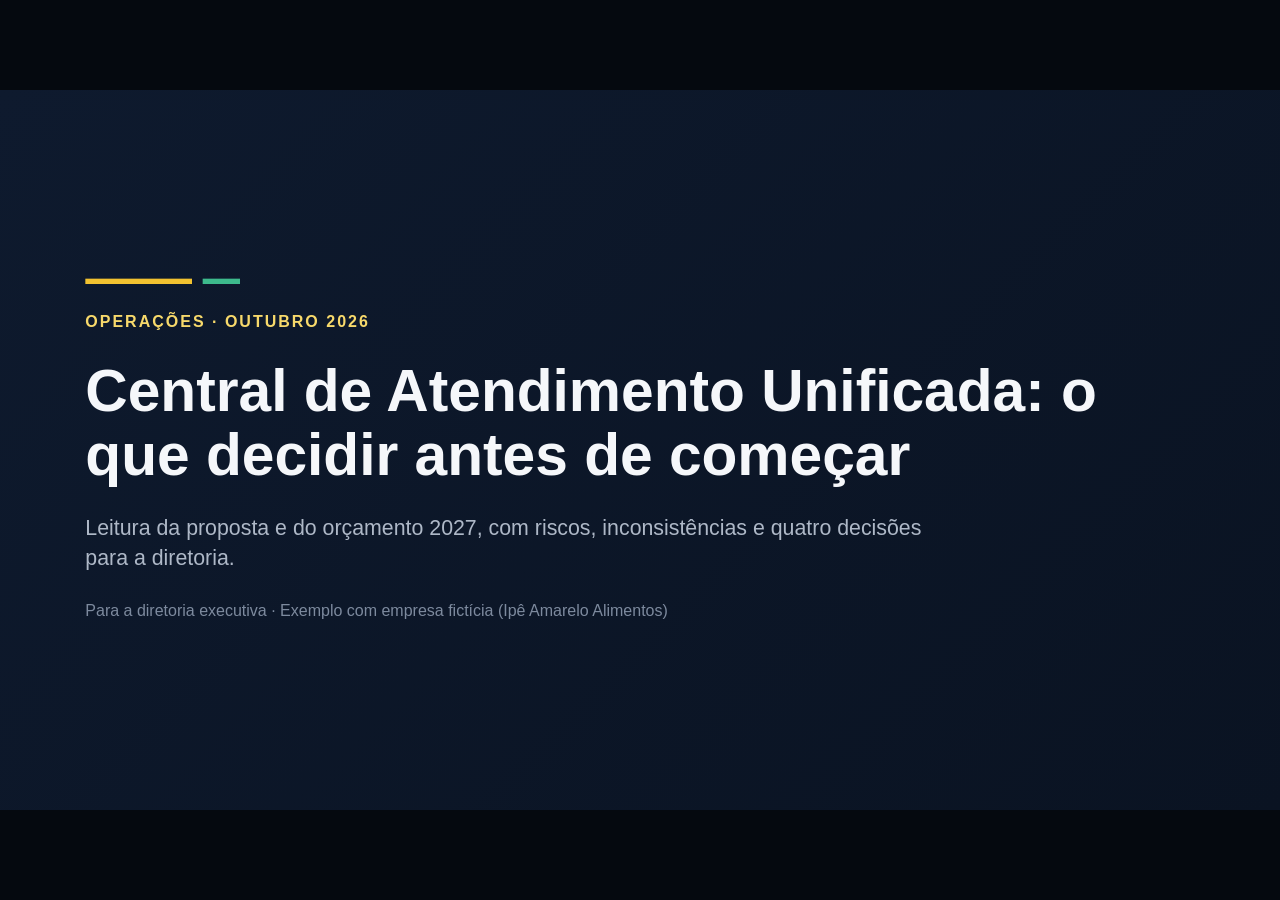
<file: decision-deck/examples/proposal-pt-BR/deck.html>
<!doctype html>
<html lang="pt-BR" data-theme="navy">
<head>
<meta charset="utf-8">
<meta name="viewport" content="width=device-width, initial-scale=1">
<meta http-equiv="Content-Security-Policy" content="default-src 'none'; script-src 'sha256-y+1y4XRcjUE1SLM5d+mkInSbVbtREUOQkV8Q+iM32nA='; style-src 'unsafe-inline' https://fonts.googleapis.com; font-src https://fonts.gstatic.com; img-src 'self' data:; connect-src 'none'; form-action 'none'; base-uri 'none'; object-src 'none'; frame-src 'none'">
<title>Central de Atendimento Unificada</title>
<!-- Built with Decision Deck, part of Decisive by Jorge Oliveira (Apache-2.0): https://github.com/jorgeac12/decisive -->
<link rel="stylesheet" href="https://fonts.googleapis.com/css2?family=Inter:wght@400..800&family=JetBrains+Mono:wght@400;600&display=swap">
<style>
/* ===== THEMES: pick one with <html data-theme="navy|light|graphite">. Custom theme: copy a block and change only the values. ===== */
:root,[data-theme="navy"]{
  --page:#05090F; --bg:#0E1A2E; --bg-deep:#0A1322;
  --text:#E6EAF0; --text-strong:#F5F7FA; --muted:#AEB8C7; --faint:#7D8A9E;
  --surface:rgba(174,184,199,.07); --zebra-a:rgba(174,184,199,.10); --zebra-b:rgba(174,184,199,.03); --item:rgba(14,26,46,.55);
  --border:#2B3A55; --border-strong:#4A5B78; --mark:#56657E;
  --header-bg:#AEB8C7; --header-text:#0E1A2E;
  --accent:#F2C230; --accent-text:#F7D96B; --accent-soft:rgba(242,194,48,.15); --on-accent:#0E1A2E;
  --good:#3DBA8C; --good-text:#8FD9BC; --good-soft:rgba(61,186,140,.12);
  --bad:#EC7A5C; --bad-text:#F3A48F; --bad-soft:rgba(236,122,92,.10);
  --stack-1:#56657E; --stack-2:#6E7D96; --stack-3:#8794AA; --stack-4:#3F4D66; --stack-5:#9AA6BA;
}
[data-theme="light"]{
  --page:#DDE2EA; --bg:#F7F8FA; --bg-deep:#EDF0F4;
  --text:#2A3445; --text-strong:#0E1A2E; --muted:#5B6779; --faint:#7A8597;
  --surface:rgba(14,26,46,.04); --zebra-a:rgba(14,26,46,.06); --zebra-b:rgba(14,26,46,.02); --item:#FFFFFF;
  --border:#D3D9E2; --border-strong:#A4AEBD; --mark:#B4BDCB;
  --header-bg:#0E1A2E; --header-text:#F5F7FA;
  --accent:#F2C230; --accent-text:#8A5F00; --accent-soft:rgba(242,194,48,.22); --on-accent:#0E1A2E;
  --good:#2E9E74; --good-text:#1D7553; --good-soft:rgba(46,158,116,.12);
  --bad:#E0603F; --bad-text:#B03F22; --bad-soft:rgba(224,96,63,.10);
  --stack-1:#B4BDCB; --stack-2:#9AA5B6; --stack-3:#CDD3DD; --stack-4:#808CA0; --stack-5:#E1E5EB;
}
[data-theme="graphite"]{
  --page:#0B0C0E; --bg:#1B1D21; --bg-deep:#131417;
  --text:#E4E6EA; --text-strong:#F7F8FA; --muted:#A3A8B1; --faint:#7A7F88;
  --surface:rgba(163,168,177,.07); --zebra-a:rgba(163,168,177,.10); --zebra-b:rgba(163,168,177,.03); --item:rgba(11,12,14,.55);
  --border:#33363C; --border-strong:#50545C; --mark:#5D626B;
  --header-bg:#A3A8B1; --header-text:#1B1D21;
  --accent:#F5A83D; --accent-text:#F8C47A; --accent-soft:rgba(245,168,61,.15); --on-accent:#1B1D21;
  --good:#4CB8A4; --good-text:#93D9CC; --good-soft:rgba(76,184,164,.12);
  --bad:#E8706A; --bad-text:#F2A39F; --bad-soft:rgba(232,112,106,.10);
  --stack-1:#5D626B; --stack-2:#757A84; --stack-3:#8E939C; --stack-4:#464A51; --stack-5:#A7ACB4;
}
/* ===== LAYOUT (do not edit) ===== */
*{box-sizing:border-box;margin:0;padding:0}
html,body{background:var(--page);height:100%;overflow:hidden;font-family:'Inter',Arial,sans-serif}
#stage{position:absolute;left:50%;top:50%;width:1920px;height:1080px;transform-origin:center}
section{position:absolute;inset:0;display:none;flex-direction:column;gap:28px;padding:128px 128px 160px;background:var(--bg);color:var(--text);overflow:hidden}
section.active{display:flex}
.eyebrow{font-size:24px;font-weight:700;letter-spacing:3px;text-transform:uppercase;color:var(--accent-text)}
h1{font-size:88px;font-weight:800;line-height:1.08;color:var(--text-strong)}
h2{font-size:56px;font-weight:800;line-height:1.1;color:var(--text-strong)}
h3{font-size:30px;font-weight:700;line-height:1.25;color:var(--text-strong)}
p,td,th,li{font-size:24px;line-height:1.4}
.muted{color:var(--muted)}
.mono{font-family:'JetBrains Mono','Courier New',monospace}
.num{font-size:24px;font-weight:800;color:var(--accent-text)}
.row{display:flex;gap:24px;align-items:stretch}
.col{display:flex;flex-direction:column;gap:16px}
.row-label{width:190px;flex:none;font-size:24px;font-weight:700;letter-spacing:2px;text-transform:uppercase;color:var(--muted)}
.row-label.accent{color:var(--accent-text)}
.card{flex:1;display:flex;flex-direction:column;gap:10px;background:var(--surface);border:1px solid var(--border);border-radius:12px;padding:24px 28px}
.accent-soft{background:var(--accent-soft);border:1px solid var(--accent)}
.accent-solid{background:var(--accent);border:none}
.accent-solid h3,.accent-solid p,.accent-solid .num,.accent-solid .muted{color:var(--on-accent)}
.good-soft{background:var(--good-soft);border:1px solid var(--good)}
.bad-soft{background:var(--bad-soft);border:1px solid var(--bad)}
.top-accent{border-top:5px solid var(--accent)} .top-good{border-top:5px solid var(--good)} .top-neutral{border-top:5px solid var(--muted)}
.arrow{flex:none;align-self:center;width:0;height:0;border-top:14px solid transparent;border-bottom:14px solid transparent;border-left:22px solid var(--border-strong)}
.arrow-down{flex:none;align-self:center;width:0;height:0;border-left:12px solid transparent;border-right:12px solid transparent;border-top:16px solid var(--border-strong)}
.callout{border-left:4px solid var(--accent);background:var(--accent-soft);padding:18px 26px}
.callout p{font-size:26px;color:var(--text)}
.callout.good{border-color:var(--good);background:var(--good-soft)}
.callout.bad{border-color:var(--bad);background:var(--bad-soft)}
.highlight-box{display:flex;flex-direction:column;gap:14px;background:var(--accent-soft);border:1px solid var(--accent);border-radius:12px;padding:26px 32px}
.highlight-box h3{color:var(--accent-text)}
.two-col{display:grid;grid-template-columns:1fr 1fr;gap:12px 40px}
.banner{background:var(--accent);color:var(--on-accent);font-size:26px;font-weight:700;border-radius:10px;padding:18px 28px}
.big-numbers{display:flex;gap:24px}
.big-numbers>div{flex:1;display:flex;flex-direction:column;gap:6px;border-top:5px solid var(--muted);padding-top:18px}
.big-numbers .value{font-size:72px;font-weight:800;line-height:1;color:var(--text-strong)}
.big-numbers .main{border-top-color:var(--accent)} .big-numbers .main .value{color:var(--accent-text)}
table{width:100%;border-collapse:separate;border-spacing:0;border-radius:12px;overflow:hidden}
th{background:var(--header-bg);color:var(--header-text);text-align:left;font-weight:700;padding:12px 20px}
td{padding:12px 20px;vertical-align:top}
tr:nth-child(even) td{background:var(--zebra-a)} tr:nth-child(odd) td{background:var(--zebra-b)}
td.hl{color:var(--accent-text)} tr.hl td{background:var(--accent-soft)} tr.risk td{background:var(--bad-soft)}
.lvl-high{color:var(--bad-text);font-weight:700} .lvl-med{color:var(--accent-text);font-weight:700} .lvl-ok{color:var(--good-text);font-weight:700}
.timeline{display:flex} .timeline>div{flex:1;display:flex;flex-direction:column;gap:10px;padding:20px 24px 0 0}
.grid-2{display:grid;grid-template-columns:1fr 1fr;gap:24px}
.section-break{background:var(--bg-deep);justify-content:center;padding:128px}
.section-break .big{font-size:200px;font-weight:800;line-height:1;color:var(--accent)}
.section-break h2{font-size:80px}
.cover{justify-content:center;gap:40px;padding:128px;background:linear-gradient(135deg,var(--bg),var(--bg-deep))}
.cover .bars{display:flex;gap:16px} .cover .bars i{display:block;height:8px;width:160px;background:var(--accent)} .cover .bars i+i{width:56px;background:var(--good)}
.ask{background:var(--accent);color:var(--on-accent)} .ask h2{font-size:64px;color:var(--on-accent)} .ask .eyebrow{color:var(--on-accent);opacity:.8}
.ask-item{display:flex;align-items:center;gap:28px;background:rgba(0,0,0,.08);border-radius:12px;padding:18px 28px}
.ask-item .n{width:64px;flex:none;font-size:48px;font-weight:800}
.ask-item p{font-size:30px;font-weight:600}
.ask-item.final{background:var(--on-accent);color:var(--accent)} .ask-item.final p{color:#F5F7FA}
.footer{position:absolute;left:128px;right:128px;bottom:64px;display:flex;justify-content:space-between;font-size:24px;color:var(--faint);opacity:.85}
.ask .footer{color:var(--on-accent);opacity:.7}
.kpis{display:flex;gap:24px}
.kpi{flex:1;display:flex;flex-direction:column;gap:8px;background:var(--surface);border:1px solid var(--border);border-radius:12px;padding:24px 28px}
.kpi .label{font-size:24px;font-weight:700;letter-spacing:1px;text-transform:uppercase;color:var(--muted)}
.kpi .value{font-size:64px;font-weight:800;line-height:1;color:var(--text-strong)}
.kpi .delta{font-size:24px;font-weight:700}
.kpi .delta.good{color:var(--good-text)} .kpi .delta.bad{color:var(--bad-text)} .kpi .delta.neutral{color:var(--muted)}
.kpi.main{border:2px solid var(--accent);background:var(--accent-soft)} .kpi.main .value{color:var(--accent-text)}
.chart{width:100%}
.chart svg{display:block;overflow:visible}
.chart-caption{font-size:24px;color:var(--muted)}
.source{font-size:24px;color:var(--faint)}
.roadmap{display:flex;gap:24px;align-items:stretch}
.roadmap>div{flex:1;display:flex;flex-direction:column;gap:14px;border-radius:12px;padding:24px 26px;background:var(--surface)}
.roadmap .now{border-top:6px solid var(--good);background:var(--good-soft)}
.roadmap .next{border-top:6px solid var(--accent)}
.roadmap .later{border-top:6px solid var(--muted)}
.roadmap h3 small{display:block;font-size:24px;font-weight:400;color:var(--muted)}
.item{display:flex;flex-direction:column;gap:4px;background:var(--item);border:1px solid var(--border);border-radius:10px;padding:14px 18px}
.item b{font-size:24px;color:var(--text-strong)} .item span{font-size:24px;color:var(--muted)}
.item.deadline{border-color:var(--bad)} .item.deadline span{color:var(--bad-text)}
.brief{display:grid;grid-template-columns:1.1fr 1fr 1fr;gap:20px}
.field{display:flex;flex-direction:column;gap:8px;background:var(--surface);border:1px solid var(--border);border-radius:12px;padding:20px 24px}
.field .label{font-size:24px;font-weight:700;letter-spacing:2px;text-transform:uppercase;color:var(--accent-text)}
.field.wide{grid-column:span 2} .field.full{grid-column:span 3}
.field.out .label{color:var(--bad-text)} .field.success .label{color:var(--good-text)}
.pill{display:inline-block;align-self:start;font-size:24px;font-weight:800;border-radius:999px;padding:6px 18px;color:#0E1A2E}
.pill.green{background:var(--good)} .pill.yellow{background:var(--accent)} .pill.red{background:var(--bad)} .pill.gray{background:var(--muted)}
aside{display:none}
#notes{position:fixed;left:0;right:0;bottom:0;max-height:30vh;overflow:auto;background:#111c2f;color:#E6EAF0;font:16px/1.5 Inter,Arial,sans-serif;padding:14px 20px;border-top:2px solid var(--accent);display:none;white-space:pre-wrap}
@media print{html,body{overflow:visible;background:none}#stage{position:static;transform:none!important}section{position:relative;display:flex!important;page-break-after:always;width:1920px;height:1080px}#notes{display:none!important}@page{size:1920px 1080px;margin:0}}
</style>
</head>
<body data-footer="Ipê Amarelo Alimentos (fictícia) · Uso interno">
<div id="stage">

<section class="cover">
  <div class="bars"><i></i><i></i></div>
  <p class="eyebrow">Operações · Outubro 2026</p>
  <h1>Central de Atendimento Unificada: o que decidir antes de começar</h1>
  <p class="muted" style="font-size:32px;max-width:1300px">Leitura da proposta e do orçamento 2027, com riscos, inconsistências e quatro decisões para a diretoria.</p>
  <p style="color:var(--faint)">Para a diretoria executiva · Exemplo com empresa fictícia (Ipê Amarelo Alimentos)</p>
</section>

<section>
  <p class="eyebrow">Resumo executivo</p>
  <h2>Unificar o atendimento resolve a piora do serviço, se quatro decisões vierem antes</h2>
  <div class="row">
    <p class="row-label">O problema</p>
    <div class="card"><p class="num">1</p><h3>Três filas separadas</h3><p class="muted">Equipe, ferramenta e indicadores diferentes em cada canal.</p></div>
    <div class="card"><p class="num">2</p><h3>Cliente atendido duas vezes</h3><p class="muted">Quem fala por dois canais recomeça do zero.</p></div>
    <div class="card"><p class="num">3</p><h3>Serviço piorando</h3><p class="muted">Atendimentos repetidos 7 vezes maiores que em janeiro.</p></div>
  </div>
  <div class="row">
    <p class="row-label accent">A saída</p>
    <div class="card accent-solid"><p class="num">4</p><h3>Uma central, um dono</h3><p>Uma fila, uma ferramenta e um responsável pela meta.</p></div>
    <div class="card accent-soft"><p class="num">5</p><h3>Histórico compartilhado</h3><p class="muted">O cliente é reconhecido em qualquer canal.</p></div>
    <div class="card accent-soft"><p class="num">6</p><h3>Plano e orçamento iguais</h3><p class="muted">Equipe e datas reconciliadas antes do início.</p></div>
  </div>
  <p class="banner">No fim, quatro decisões. A mais urgente: nomear um dono único da central.</p>
  <aside>Situação: três canais separados. Complicação: o serviço piora mês a mês. Pergunta: como unificar sem piorar durante a migração? Resposta: unificar, com quatro decisões tomadas antes.</aside>
</section>

<section>
  <p class="eyebrow">Tendência</p>
  <h2>Os atendimentos repetidos cresceram 7 vezes desde janeiro e passaram do limite em maio</h2>
  <p class="chart-caption">Mesmo cliente, mesmo problema, outro canal, em mil atendimentos por mês</p>
  <div class="chart" data-type="line"><script type="application/json">{"unit":" mil","labels":["jan","fev","mar","abr","mai","jun","jul","ago"],"series":[{"name":"Realizado","values":[1.2,1.6,2.1,2.8,3.7,5.0,6.6,8.8],"highlight":true}],"target":{"value":3,"label":"Limite"},"annotations":[{"index":4,"text":"passou do limite","position":"above","align":"end"},{"index":7,"text":"7x janeiro","position":"below","align":"end"}]}</script></div>
  <p class="source">Fonte: proposta de Operações, set/2026 · dados fictícios</p>
  <aside>Observação: a curva cresce cerca de 35% ao mês e acelera. Implicação: a meta exige inverter a tendência, não ajustá-la. Recomendação: tratar a migração como prioridade de serviço, não de ferramenta.</aside>
</section>

<section>
  <p class="eyebrow">Volume e custo por canal</p>
  <h2>O WhatsApp já é metade do volume e o canal mais barato por atendimento</h2>
  <p class="chart-caption">Participação no volume mensal (50 mil atendimentos)</p>
  <div class="chart" data-type="bar"><script type="application/json">{"unit":"%","highlight":["WhatsApp"],"items":[{"label":"WhatsApp","value":52},{"label":"Telefone","value":36},{"label":"E-mail","value":12}]}</script></div>
  <div class="kpis" style="margin-top:16px">
    <div class="kpi main"><p class="label">WhatsApp</p><p class="value">R$ 6,80</p><p class="delta good">▼ 52% vs telefone</p></div>
    <div class="kpi"><p class="label">E-mail</p><p class="value">R$ 9,50</p><p class="delta neutral">resposta em 31 h</p></div>
    <div class="kpi"><p class="label">Telefone</p><p class="value">R$ 14,20</p><p class="delta bad">▲ canal mais caro</p></div>
  </div>
  <p class="source">Custo por atendimento · fonte: proposta de Operações · dados fictícios</p>
  <aside>Migrar o WhatsApp primeiro é coerente: maior volume, menor custo, menor risco.</aside>
</section>

<section>
  <p class="eyebrow">A proposta</p>
  <h2>A central troca três filas por uma, com histórico e roteamento automático</h2>
  <div class="row" style="align-items:center">
    <div class="card"><h3>Três canais</h3><p class="muted">Telefone, WhatsApp e e-mail entram por uma porta só</p></div>
    <div class="arrow"></div>
    <div class="card accent-soft"><h3>Roteamento por assunto</h3><p class="muted">Regra distribui; especialistas tratam as exceções</p></div>
    <div class="arrow"></div>
    <div class="card good-soft"><h3>Atendente com histórico</h3><p class="muted">O cliente não repete a história</p></div>
    <div class="arrow"></div>
    <div class="card"><h3>Painel único</h3><p class="muted">Tempo e satisfação definidos uma vez</p></div>
  </div>
  <div class="callout"><p>Minha leitura: o desenho é sólido. O risco não está na central, está na transição entre o modelo atual e ela.</p></div>
  <aside>Os quatro componentes são decisões fechadas na proposta. A crítica vem nos próximos slides.</aside>
</section>

<section>
  <p class="eyebrow">Custo</p>
  <h2>O custo mensal cai de R$ 442 mil para R$ 400 mil, e quase toda a economia líquida vem da equipe menor</h2>
  <p class="chart-caption">Custo mensal do atendimento, R$ mil</p>
  <div class="chart" data-type="waterfall"><script type="application/json">{"unit":" mil","prefix":"R$ ","positive_is_good":false,"items":[{"label":"Hoje","value":442,"type":"total"},{"label":"Equipes","value":-40},{"label":"Ferramentas antigas","value":-62},{"label":"Nova ferramenta","value":48},{"label":"Treinamento","value":12},{"label":"2027","value":400,"type":"total","highlight":true}]}</script></div>
  <p class="source">Fonte: orçamento 2027 do Financeiro · dados fictícios</p>
  <aside>442 - 40 - 62 + 48 + 12 = 400. Ferramentas e treinamento somam -2 líquido; a equipe responde por 40 dos 42 mil. A redução de equipe assume 36 atendentes, número que a proposta não usa (ver inconsistências).</aside>
</section>

<section>
  <p class="eyebrow">Cronograma</p>
  <h2>A migração termina em março, colada no vencimento do contrato de telefonia</h2>
  <div class="chart" data-type="gantt"><script type="application/json">{"start":"2026-10","end":"2027-06","today":"2026-10-21","bars":[{"label":"Ferramenta e filas","start":"2026-10","end":"2026-11","status":"active"},{"label":"WhatsApp e e-mail","start":"2026-12","end":"2027-02","status":"planned"},{"label":"Telefone","start":"2027-03","end":"2027-03","status":"risk"},{"label":"Meta de serviço","start":"2027-04","end":"2027-06","status":"planned"}],"milestones":[{"date":"2027-01-01","label":"Orçamento desliga"},{"date":"2027-03-15","label":"Contrato vence","critical":true}]}</script></div>
  <div class="callout bad"><p>O orçamento desliga as ferramentas antigas em janeiro; o telefone só migra em março.</p></div>
  <aside>Datas tiradas dos dois documentos. O marco de janeiro vem do orçamento; o de março, da proposta.</aside>
</section>

<section>
  <p class="eyebrow">Estado das decisões</p>
  <h2>Seis pontos decididos, dois em aberto e cinco que ninguém endereçou</h2>
  <div class="row">
    <div class="card good-soft top-good"><h3 style="color:var(--good-text)">Decidido</h3><p>Central única</p><p>Histórico compartilhado</p><p>Roteamento por assunto</p><p>Painel único</p><p>Metas de serviço para jun/27</p><p>Ordem da migração</p></div>
    <div class="card top-neutral"><h3 style="color:var(--muted)">Em aberto (declarado)</h3><p>Retenção das conversas</p><p>Treinamento do telefone</p></div>
    <div class="card accent-soft top-accent"><h3 style="color:var(--accent-text)">Não endereçado</h3><p>Dono único da central</p><p>Operação em paralelo</p><p>Critério de saída por etapa</p><p>Capacidade com +10% de volume</p><p>Retenção como obrigação legal</p></div>
  </div>
  <aside>A terceira coluna é a contribuição desta leitura: nada ali aparece nos documentos.</aside>
</section>

<section>
  <p class="eyebrow">Inconsistências</p>
  <h2>A proposta e o orçamento discordam em três pontos, e uma promessa não se sustenta</h2>
  <div class="grid-2">
    <div class="card"><p class="num">1</p><h3>Tamanho da equipe</h3><p class="muted">A proposta diz 42 atendentes. O orçamento prevê 36. Decidir pela capacidade medida.</p></div>
    <div class="card accent-soft"><p class="num">2</p><h3>Desligamento das ferramentas</h3><p class="muted">O orçamento desliga em janeiro. O telefone migra em março. Decidir qual data se move.</p></div>
    <div class="card"><p class="num">3</p><h3>Operação em paralelo</h3><p class="muted">A migração exige dois a três meses com as duas ferramentas. Não há verba para isso.</p></div>
    <div class="card bad-soft"><p class="num">4</p><h3>Promessa forte demais</h3><p class="muted">"Garante" que ninguém é atendido duas vezes. Depende de identificar o cliente entre canais.</p></div>
  </div>
  <aside>Nenhuma invalida a proposta. Todas precisam estar resolvidas antes de a migração começar em dezembro.</aside>
</section>

<section>
  <p class="eyebrow">Riscos</p>
  <h2>Os riscos altos são de decisão, não de tecnologia</h2>
  <table>
    <tr><th style="width:28%">Risco</th><th style="width:32%">Impacto no negócio</th><th style="width:10%">Nível</th><th style="width:30%">Minha leitura</th></tr>
    <tr class="risk"><td>Sem verba para paralelo</td><td>Telefone sem ferramenta antes da migração</td><td class="lvl-high">Alta</td><td class="hl">Orçar três meses de paralelo</td></tr>
    <tr class="risk"><td>Coordenação compartilhada</td><td>Ninguém responde pela meta</td><td class="lvl-high">Alta</td><td class="hl">Um dono, o outro contribui</td></tr>
    <tr class="risk"><td>Equipe menor, volume maior</td><td>Tempo de resposta piora</td><td class="lvl-high">Alta</td><td class="hl">Decidir 36 ou 42 pela capacidade</td></tr>
    <tr><td>Retenção indefinida</td><td>Exposição regulatória</td><td class="lvl-med">Média</td><td class="hl">Política antes da migração</td></tr>
  </table>
  <div class="callout"><p>Os três riscos altos se resolvem com um dono e uma regra escrita, não com mais tecnologia.</p></div>
  <aside>Ordenados por nível. O texto do nível acompanha a cor em todas as linhas.</aside>
</section>

<section class="ask">
  <p class="eyebrow">O que preciso de vocês</p>
  <h2>Quatro decisões para começar a central com segurança</h2>
  <div class="ask-item"><p class="n">1</p><p>Nomear um dono único da central (Operações ou Marketing)</p></div>
  <div class="ask-item"><p class="n">2</p><p>Definir o tamanho da equipe, 36 ou 42, pela capacidade medida</p></div>
  <div class="ask-item"><p class="n">3</p><p>Aprovar verba para até três meses de operação em paralelo</p></div>
  <div class="ask-item final"><p class="n">4</p><p>Aprovar a política de retenção de conversas antes de dezembro</p></div>
  <aside>Com essas quatro decisões a migração começa sem herdar os riscos altos.</aside>
</section>

</div>
<div id="notes"></div>
<script>
/* Decision Deck runtime: charts, navigation, footer, notes. Do not edit: the CSP above pins this script by hash. */
(function(){
"use strict";
const doc=document.documentElement,LANG=(doc.lang||'en').toLowerCase(),PT=LANG.startsWith('pt');
const TXT=PT?{today:'hoje',of:'de',noNotes:'(sem notas)',target:'Meta',reached:'atingiu a meta de',below:'abaixo da meta de',done:'feito',active:'em andamento',planned:'planejado',risk:'em risco',badJson:'Erro no JSON do gráfico: ',badType:'Tipo de gráfico desconhecido: ',months:['jan','fev','mar','abr','mai','jun','jul','ago','set','out','nov','dez']}
:{today:'today',of:'of',noNotes:'(no notes)',target:'Target',reached:'met target of',below:'below target of',done:'done',active:'in progress',planned:'planned',risk:'at risk',badJson:'Chart JSON error: ',badType:'Unknown chart type: ',months:['Jan','Feb','Mar','Apr','May','Jun','Jul','Aug','Sep','Oct','Nov','Dec']};
const V=k=>getComputedStyle(doc).getPropertyValue(k).trim();
const P={ac:V('--accent'),act:V('--accent-text'),gd:V('--good'),gdt:V('--good-text'),bd:V('--bad'),mu:V('--muted'),tx:V('--text'),ts:V('--text-strong'),fa:V('--faint'),bo:V('--border'),bs:V('--border-strong'),mk:V('--mark'),oa:V('--on-accent'),stack:[1,2,3,4,5].map(i=>V('--stack-'+i))};
const N=(v,d)=>{v=Number(v);return Number.isFinite(v)?v:d;};
const X=t=>String(t==null?'':t).replace(/&/g,'&amp;').replace(/</g,'&lt;').replace(/>/g,'&gt;').replace(/"/g,'&quot;');
const nf=(v,d)=>{v=N(v,0);d=d==null?(Number.isInteger(+v.toFixed(6))?0:1):Math.max(0,Math.min(4,N(d,0)));return v.toLocaleString(PT?'pt-BR':LANG,{minimumFractionDigits:d,maximumFractionDigits:d});};
const F=(v,o)=>{v=N(v,0);return(v<0?'-':'')+(o.prefix||'')+nf(Math.abs(v),o.decimals)+(o.unit||'');};
const ANCH={start:1,middle:1,end:1};
const T=(x,y,t,o={})=>`<text x="${N(x,0)}" y="${N(y,0)}" font-size="${N(o.s,24)}" fill="${o.c||P.mu}" text-anchor="${ANCH[o.a]?o.a:'start'}" font-weight="${N(o.w,400)}" dominant-baseline="middle">${X(t)}</text>`;
const S=(W,H,b)=>`<svg viewBox="0 0 ${N(W,1664)} ${N(H,400)}" width="100%" xmlns="http://www.w3.org/2000/svg" font-family="Inter,Arial,sans-serif" role="img">${b}</svg>`;
const hl=(d,i,it)=>!!(it&&it.highlight)||(Array.isArray(d.highlight)?d.highlight:[]).some(x=>x===i||x===(it&&it.label));
const R={};
R.bar=(d,W)=>{const it=(d.items||[]).slice();if(d.sort!==false)it.sort((a,b)=>N(b.value,0)-N(a.value,0));const lw=N(d.label_width,380),bh=44,g=20,H=Math.max(1,it.length*(bh+g)-g),mx=Math.max(...it.map(i=>N(i.value,0)),N(d.max,0))||1,uw=W-lw-180;let b='';
 it.forEach((e,i)=>{const y=i*(bh+g),w=Math.max(2,N(e.value,0)/mx*uw),h=hl(d,i,e);b+=T(lw-20,y+bh/2,e.label,{a:'end',c:h?P.ts:P.tx,w:h?700:400});b+=`<rect x="${lw}" y="${y}" width="${w}" height="${bh}" rx="6" fill="${h?P.ac:P.mk}"/>`;b+=T(lw+w+14,y+bh/2,F(e.value,d),{c:h?P.act:P.tx,w:h?800:600});});return S(W,H,b);};
R.column=(d,W)=>{const it=d.items||[],H=N(d.height,440),top=50,bot=60,cw=W/Math.max(1,it.length),bw=Math.min(cw*.62,160),mx=Math.max(...it.map(i=>N(i.value,0)),N(d.max,0))||1,uh=H-top-bot;let b=`<line x1="0" x2="${W}" y1="${H-bot}" y2="${H-bot}" stroke="${P.bs}" stroke-width="2"/>`;
 it.forEach((e,i)=>{const h=hl(d,i,e),bhh=Math.max(2,N(e.value,0)/mx*uh),x=i*cw+(cw-bw)/2,y=H-bot-bhh;b+=`<rect x="${x}" y="${y}" width="${bw}" height="${bhh}" rx="6" fill="${h?P.ac:P.mk}"/>`;b+=T(x+bw/2,y-22,F(e.value,d),{a:'middle',c:h?P.act:P.tx,w:h?800:600});b+=T(x+bw/2,H-bot+30,e.label,{a:'middle',c:h?P.ts:P.mu,w:h?700:400});});return S(W,H,b);};
R.line=(d,W)=>{const L=d.labels||[],sr=d.series||[],H=N(d.height,460),ml=N(d.margin_left,100),mr=N(d.margin_right,280),top=40,bot=60,tg=d.target&&d.target.value!=null?d.target:null,all=sr.flatMap(s=>(s.values||[]).map(v=>v==null?null:N(v,null))).filter(v=>v!=null).concat(tg?[N(tg.value,0)]:[]);if(!all.length)return S(W,H,'');let mn=d.min!=null?N(d.min,0):Math.min(...all),mx=d.max!=null?N(d.max,1):Math.max(...all);if(d.zero!==false&&mn>0&&d.min==null)mn=0;
 const nice=x=>{const e=Math.pow(10,Math.floor(Math.log10(x))),f=x/e;return(f<=1?1:f<=2?2:f<=2.5?2.5:f<=5?5:10)*e;},st=nice((mx-mn)/4||1);if(d.min==null)mn=Math.floor(mn/st)*st;if(d.max==null)mx=Math.ceil(mx/st)*st;
 const xw=(W-ml-mr)/Math.max(1,L.length-1),xs=i=>ml+i*xw,ys=v=>top+(1-(v-mn)/(mx-mn||1))*(H-top-bot);let b='';
 for(let v=mn,k=0;v<=mx+st/1e6&&k<20;v+=st,k++){b+=`<line x1="${ml}" x2="${W-mr}" y1="${ys(v)}" y2="${ys(v)}" stroke="${P.bo}" stroke-width="1"/>`;b+=T(ml-14,ys(v),F(v,d),{a:'end',s:22,c:P.fa});}
 const k=Math.ceil(L.length/12);L.forEach((l,i)=>{if(i%k===0||i===L.length-1)b+=T(xs(i),H-bot+32,l,{a:'middle',s:22,c:P.mu});});
 const labs=[];
 if(tg){const y=ys(N(tg.value,0));b+=`<line x1="${ml}" x2="${W-mr}" y1="${y}" y2="${y}" stroke="${P.gd}" stroke-width="3" stroke-dasharray="10 8"/>`;labs.push({y,h:34,f:yy=>T(W-mr+18,yy,(tg.label||TXT.target)+' '+F(tg.value,d),{c:P.gdt,w:700})});}
 const ord=sr.map((s,i)=>i).sort((a,c)=>(sr[a].highlight?1:0)-(sr[c].highlight?1:0));
 ord.forEach(si=>{const s=sr[si],vals=(s.values||[]).map(v=>v==null?null:N(v,null)),h=!!s.highlight,col=h?(s.color==='good'?P.gd:P.ac):P.mk;const pts=vals.map((v,i)=>v==null?null:[xs(i),ys(v)]).filter(Boolean);if(!pts.length)return;b+=`<polyline points="${pts.map(p=>p.join(',')).join(' ')}" fill="none" stroke="${col}" stroke-width="${h?6:3}" stroke-linejoin="round" stroke-linecap="round"/>`;const li=vals.length-1-[...vals].reverse().findIndex(v=>v!=null),lv=vals[li];b+=`<circle cx="${xs(li)}" cy="${ys(lv)}" r="${h?9:5}" fill="${col}"/>`;labs.push({y:ys(lv),h:62,f:yy=>T(xs(li)+18,yy-15,s.name,{c:h?P.ts:P.mu,w:h?700:400})+T(xs(li)+18,yy+16,F(lv,d),{c:h?col:P.mu,w:800})});});
 labs.sort((a,c)=>a.y-c.y);for(let i=1;i<labs.length;i++){const p=labs[i-1],q=labs[i],m=p.y+(p.h+q.h)/2+6;if(q.y<m)q.y=m;}const ov=labs.length?labs[labs.length-1].y+labs[labs.length-1].h/2-(H-bot+10):0;if(ov>0)labs.forEach(l=>l.y-=ov);labs.forEach(l=>b+=l.f(l.y));
 (d.annotations||[]).slice(0,3).forEach(a=>{const s=sr[N(a.series,0)];if(!s)return;const v=N((s.values||[])[N(a.index,0)],null);if(v==null)return;const x=xs(N(a.index,0)),y=ys(v),up=a.position!=='below',ty=up?y-70:y+70;b+=`<circle cx="${x}" cy="${y}" r="11" fill="none" stroke="${P.ts}" stroke-width="3"/><line x1="${x}" y1="${up?y-14:y+14}" x2="${x}" y2="${up?ty+18:ty-18}" stroke="${P.ts}" stroke-width="2"/>`+T(x,ty,a.text,{a:a.align||'middle',c:P.ts,w:700});});return S(W,H,b);};
R.bullet=(d,W)=>{const it=d.items||[],lw=N(d.label_width,380),rh=56,g=34,H=Math.max(1,it.length*(rh+g)-g),uw=W-lw-320;let b='';
 it.forEach((e,i)=>{const y=i*(rh+g),ac=N(e.actual,0),tg=N(e.target,0),fx=(Array.isArray(e.ranges)?e.ranges.map(v=>N(v,0)):[tg*.6,tg*.85,Math.max(tg,ac)*1.15]).slice(0,3),mx=Math.max(...fx,ac,tg)||1,sc=v=>lw+v/mx*uw,ok=e.higher_is_better!==false?ac>=tg:ac<=tg;
 [...fx].sort((a,c)=>c-a).forEach((f,j)=>{b+=`<rect x="${lw}" y="${y}" width="${Math.max(0,sc(f)-lw)}" height="${rh}" fill="${P.mu}" fill-opacity="${[.10,.18,.28][j]||.1}"/>`;});
 b+=`<rect x="${lw}" y="${y+rh*.32}" width="${Math.max(0,sc(ac)-lw)}" height="${rh*.36}" fill="${ok?P.gd:P.ac}"/><rect x="${sc(tg)-3}" y="${y+6}" width="6" height="${rh-12}" fill="${P.ts}"/>`;
 b+=T(lw-20,y+rh/2,e.label,{a:'end',c:P.tx,w:600});b+=T(W-300,y+rh/2-14,F(ac,d),{c:ok?P.gdt:P.act,w:800,s:28});b+=T(W-300,y+rh/2+16,(ok?TXT.reached:TXT.below)+' '+F(tg,d),{s:22,c:P.mu});});return S(W,H,b);};
R.waterfall=(d,W)=>{const it=d.items||[],H=N(d.height,460),top=50,bot=70,cw=W/Math.max(1,it.length),bw=Math.min(cw*.6,150);let run=0,mn=0,mx=0;const bars=it.map(e=>{const v=N(e.value,0);let a,z;if(e.type==='total'){a=0;z=v;run=v;}else{a=run;z=run+v;run=z;}mn=Math.min(mn,a,z);mx=Math.max(mx,a,z);return{a,z,v,e};});
 const ys=v=>top+(1-(v-mn)/(mx-mn||1))*(H-top-bot),pg=d.positive_is_good!==false;let b=`<line x1="0" x2="${W}" y1="${ys(0)}" y2="${ys(0)}" stroke="${P.bs}" stroke-width="2"/>`;
 bars.forEach((o,i)=>{const x=i*cw+(cw-bw)/2,y1=ys(Math.max(o.a,o.z)),y2=ys(Math.min(o.a,o.z)),t=o.e.type==='total',pos=o.v>=0,col=t?(o.e.highlight?P.ac:P.tx):((pos===pg)?P.gd:P.bd);b+=`<rect x="${x}" y="${y1}" width="${bw}" height="${Math.max(2,y2-y1)}" rx="4" fill="${col}"/>`;
 b+=T(x+bw/2,y1-22,(t?'':pos?'+':'')+F(o.v,d),{a:'middle',c:t?P.ts:col,w:800});b+=T(x+bw/2,H-bot+34,o.e.label,{a:'middle',c:P.mu,s:22});if(i<bars.length-1){const nx=(i+1)*cw+(cw-bw)/2;b+=`<line x1="${x+bw}" x2="${nx}" y1="${ys(o.z)}" y2="${ys(o.z)}" stroke="${P.bs}" stroke-dasharray="6 6" stroke-width="2"/>`;}});return S(W,H,b);};
R.stack=(d,W)=>{const it=d.items||[],tot=it.reduce((s,e)=>s+N(e.value,0),0)||1,H=N(d.height,200),bh=80;let x=0,b='';
 it.forEach((e,i)=>{const v=N(e.value,0),w=v/tot*W,h=hl(d,i,e),pc=Math.round(v/tot*100);b+=`<rect x="${x}" y="0" width="${Math.max(1,w-4)}" height="${bh}" fill="${h?P.ac:P.stack[i%5]}"/>`;if(w>90)b+=T(x+12,bh/2,pc+'%',{c:h?P.oa:P.ts,w:800,s:28});b+=T(x+(w>90?12:0),bh+34,e.label,{c:h?P.ts:P.mu,w:h?700:400,s:22});if(w<=90)b+=T(x,bh+64,pc+'%',{c:P.mu,s:22});x+=w;});return S(W,H,b);};
R.gantt=(d,W)=>{const pm=s=>{const q=String(s||'').split('-').map(Number);return{a:N(q[0],2000),m:N(q[1],1),d:N(q[2],1)};},p0=pm(d.start),idx=s=>{const p=pm(s);return(p.a-p0.a)*12+(p.m-p0.m)+(p.d-1)/30;},nm=Math.max(1,Math.min(36,Math.floor(idx(d.end))+1)),lw=N(d.label_width,380),rh=48,g=18,head=100,bs=(d.bars||[]).slice(0,12),ms=(d.milestones||[]).slice(0,8),H=head+bs.length*(rh+g)+(ms.length?70:10),cw=(W-lw)/nm,xs=s=>lw+idx(s)*cw,gb=H-(ms.length?60:0);
 const COL={done:P.gd,active:P.ac,planned:P.bs,risk:P.bd},LAB={done:TXT.done,active:TXT.active,planned:TXT.planned,risk:TXT.risk};let b='';
 for(let i=0;i<nm;i++){const m=(p0.m-1+i)%12,a=p0.a+Math.floor((p0.m-1+i)/12),x=lw+i*cw;b+=`<line x1="${x}" x2="${x}" y1="${head-10}" y2="${gb}" stroke="${P.bo}" stroke-width="1"/>`;b+=T(x+cw/2,head-30,TXT.months[(m+12)%12]+(m===0||i===0?' '+String(a).slice(2):''),{a:'middle',s:22,c:P.mu});}
if(d.today){const x=xs(d.today);b+=`<line x1="${x}" x2="${x}" y1="${head-10}" y2="${gb}" stroke="${P.ts}" stroke-width="3" stroke-dasharray="4 6"/><path d="M${x-10} 30 L${x+10} 30 L${x} 44 Z" fill="${P.ts}"/>`+T(x,14,TXT.today,{a:'middle',s:22,w:800,c:P.ts});}
 bs.forEach((f,i)=>{const y=head+i*(rh+g),x1=xs(f.start),x2=xs(f.end)+cw*(String(f.end).split('-').length<3?1:0),st=COL[f.status]?f.status:'planned';b+=T(lw-20,y+rh/2,f.label,{a:'end',c:P.tx,w:600});b+=`<rect x="${x1}" y="${y}" width="${Math.max(8,x2-x1)}" height="${rh}" rx="8" fill="${COL[st]}" ${st==='planned'?`fill-opacity=".55" stroke="${P.mu}" stroke-width="2" stroke-dasharray="6 5"`:''}/>`;const lab=f.text||LAB[st];if(lab){if(x2-x1>150)b+=T(x1+14,y+rh/2,lab,{s:22,w:700,c:st==='planned'?P.ts:P.oa});else if(x2+170<W)b+=T(x2+12,y+rh/2,lab,{s:22,w:700,c:st==='risk'?P.bd:P.mu});else b+=T(x1-12,y+rh/2,lab,{a:'end',s:22,w:700,c:st==='risk'?P.bd:P.mu});}});
 const by=H-36;ms.forEach(m=>{const x=xs(m.date);b+=`<path d="M${x} ${by-16} L${x+14} ${by} L${x} ${by+16} L${x-14} ${by} Z" fill="${m.critical?P.bd:P.ac}"/>`+T(x+22,by,m.label,{s:22,w:700,c:P.ts});});
return S(W,H,b);};
document.querySelectorAll('.chart[data-type]').forEach(el=>{const err=m=>{const p=document.createElement('p');p.style.color='#EC7A5C';p.textContent=m;el.appendChild(p);};try{const js=el.querySelector('script[type="application/json"]');const d=JSON.parse(js?js.textContent:'{}');const W=N(el.dataset.width||d.width,1664);const f=Object.prototype.hasOwnProperty.call(R,el.dataset.type)?R[el.dataset.type]:null;if(!f)return err(TXT.badType+el.dataset.type);el.insertAdjacentHTML('beforeend',f(d,W));}catch(e){err(TXT.badJson+e.message);}});
/* navigation */
const S2=[...document.querySelectorAll('#stage>section')],TOT=S2.length,FOOT=document.body.dataset.footer||'';
S2.forEach((e,i)=>{if(e.classList.contains('cover'))return;const r=document.createElement('div'),l=document.createElement('span'),n=document.createElement('span');r.className='footer';l.textContent=e.classList.contains('section-break')?'':FOOT;n.textContent=`${i+1} ${TXT.of} ${TOT}`;r.append(l,n);e.appendChild(r);});
const notes=document.getElementById('notes'),stage=document.getElementById('stage');let cur=0;
const go=k=>{if(!TOT)return;cur=Math.max(0,Math.min(TOT-1,k));S2.forEach((e,i)=>e.classList.toggle('active',i===cur));history.replaceState(null,'','#'+(cur+1));const a=S2[cur].querySelector('aside');notes.textContent=a?a.textContent.trim():TXT.noNotes;};
const fit=()=>{const k=Math.min(innerWidth/1920,innerHeight/1080);stage.style.transform=`translate(-50%,-50%) scale(${k})`;};
addEventListener('resize',fit);fit();
addEventListener('keydown',e=>{if(['ArrowRight','PageDown',' '].includes(e.key))go(cur+1);if(['ArrowLeft','PageUp'].includes(e.key))go(cur-1);if(e.key==='Home')go(0);if(e.key==='End')go(TOT-1);if(e.key==='n')notes.style.display=notes.style.display==='block'?'none':'block';if(e.key==='f'&&doc.requestFullscreen)doc.requestFullscreen();});
stage.addEventListener('click',e=>go(e.clientX>innerWidth/2?cur+1:cur-1));
addEventListener('hashchange',()=>go((parseInt(location.hash.slice(1),10)||1)-1));
go((parseInt(location.hash.slice(1),10)||1)-1);
})();
</script>
</body>
</html>
</file>
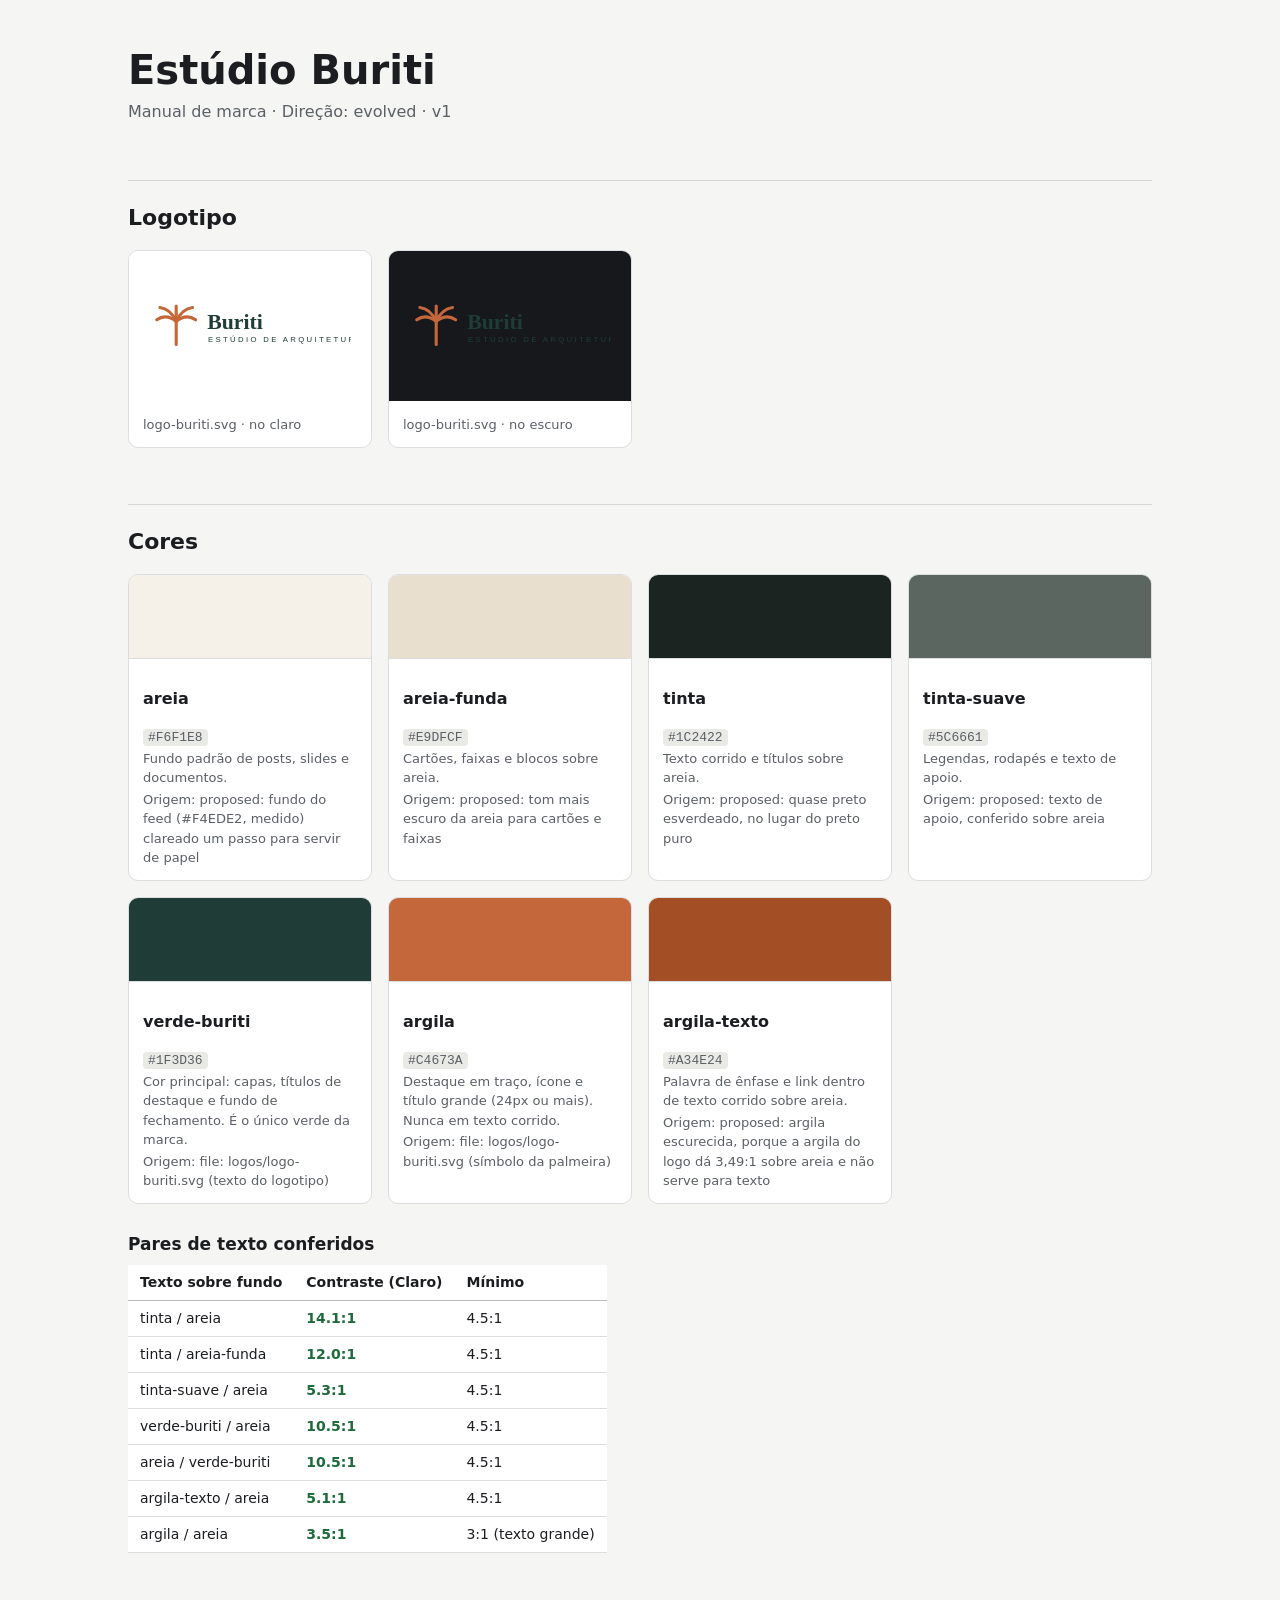
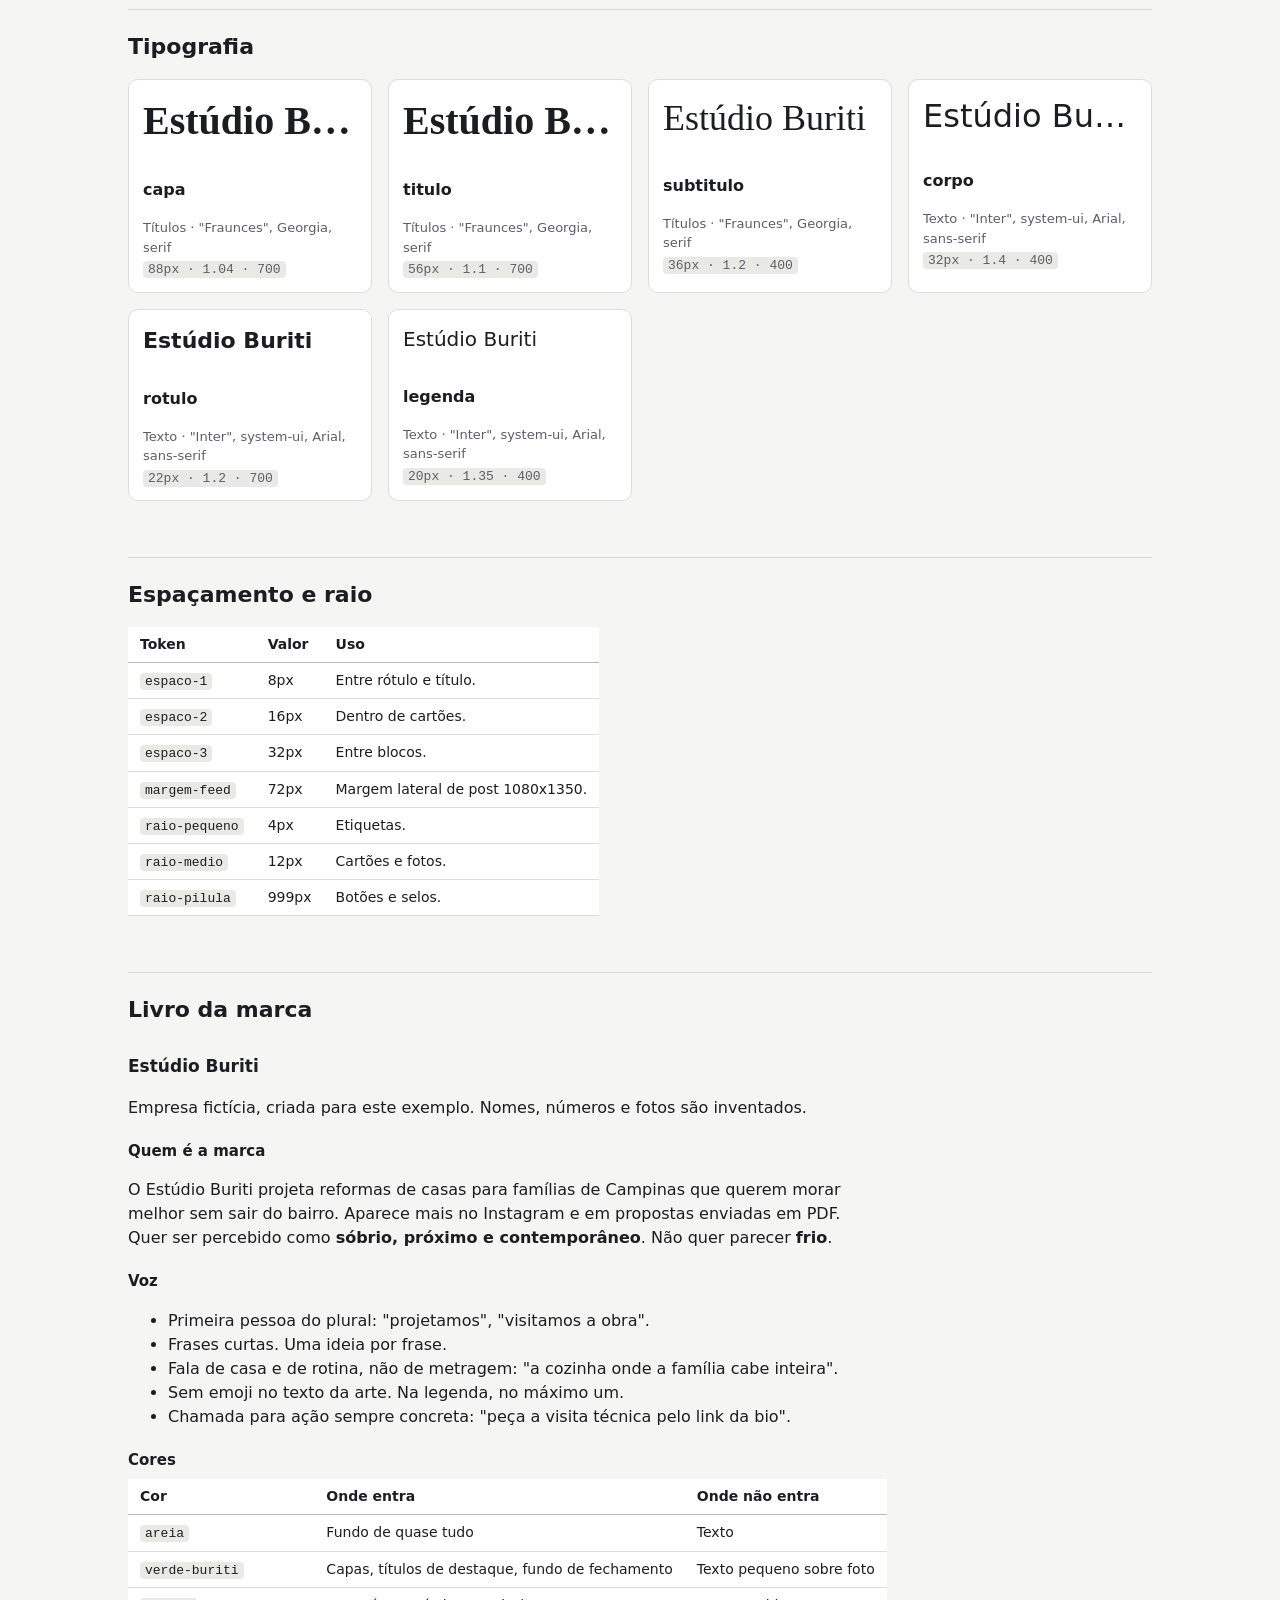
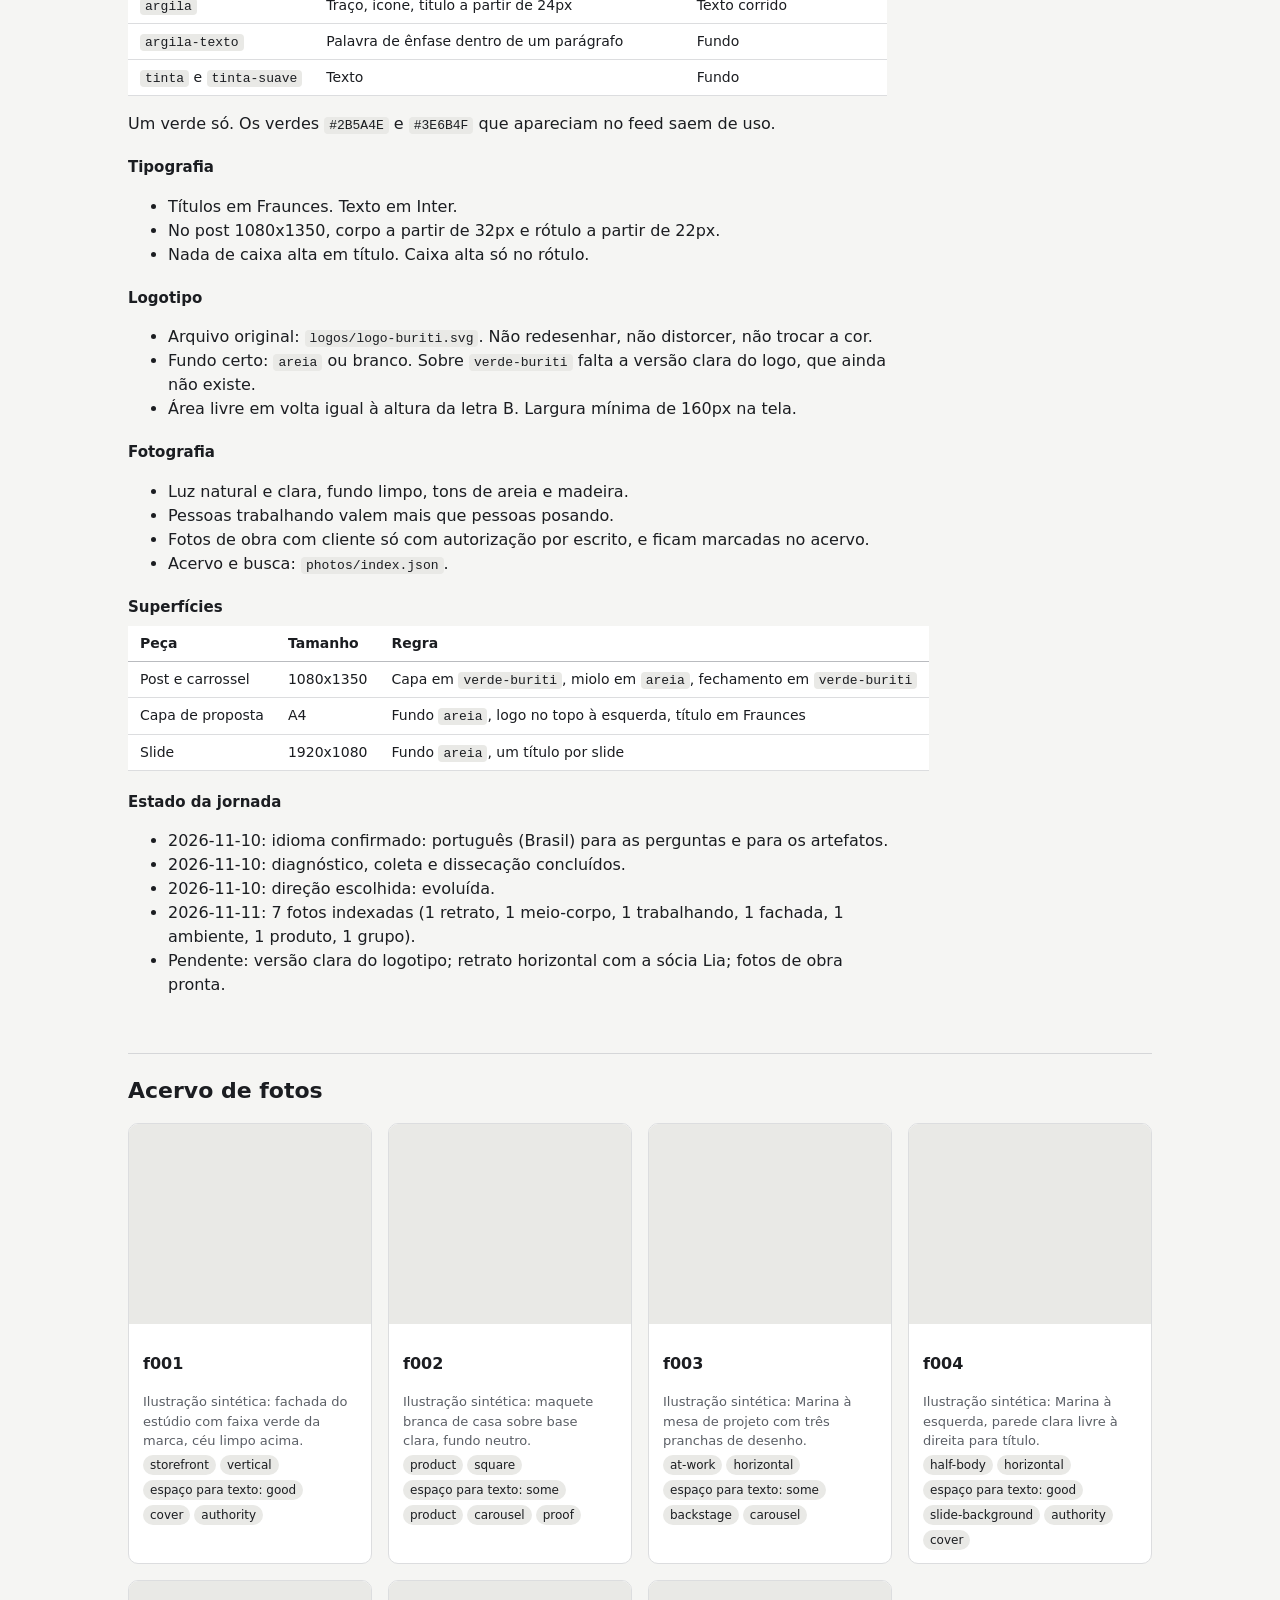
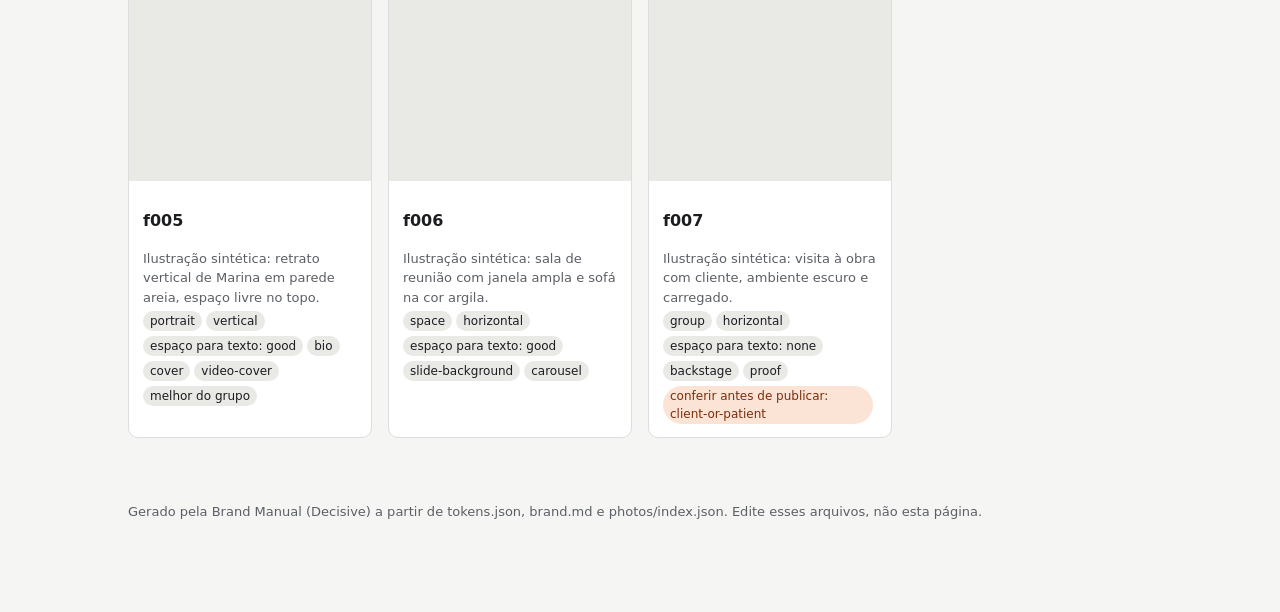
<file: brand-manual/examples/studio-pt-BR/brand/manual.html>
<!doctype html>
<html lang="pt-BR">
<head>
<meta charset="utf-8">
<meta http-equiv="Content-Security-Policy" content="default-src 'none'; img-src 'self' data:; style-src 'sha256-97CR06N7CL3ThyZiCjDPG3TY/y75/DF1IzG5WZdgrzY=' https://fonts.googleapis.com; font-src https://fonts.gstatic.com; base-uri 'none'; form-action 'none'">
<meta name="viewport" content="width=device-width, initial-scale=1">
<title>Estúdio Buriti · Manual de marca</title>
<link rel="stylesheet" href="https://fonts.googleapis.com/css2?family=Fraunces:wght@400;700&family=Inter:wght@400;700&display=swap">
<style>*{box-sizing:border-box}
body{margin:0;font:16px/1.5 system-ui,-apple-system,"Segoe UI",Arial,sans-serif;color:#1b1d21;background:#f5f5f3}
main{max-width:1080px;margin:0 auto;padding:48px 28px 96px}
h1{font-size:40px;line-height:1.1;margin:0 0 8px}
h2{font-size:22px;margin:56px 0 16px;padding-top:20px;border-top:1px solid #d5d6d8}
h3{font-size:17px;margin:28px 0 8px}
h4{font-size:15px;margin:20px 0 6px}
p,li{max-width:72ch}
code{font:13px/1.4 ui-monospace,Menlo,Consolas,monospace;background:#e9e9e6;padding:1px 5px;border-radius:4px}
.meta{color:#5b5f66;margin:0}
.banner{margin:20px 0 0;padding:12px 16px;border:1px dashed #8a6d1c;background:#fbf4dc;border-radius:8px;color:#4a3a0c}
.grid{display:grid;gap:16px;grid-template-columns:repeat(auto-fill,minmax(220px,1fr))}
.card{background:#fff;border:1px solid #dcdddf;border-radius:10px;overflow:hidden}
.card .body{padding:12px 14px}
.card .name{font-weight:700}
.card .small{font-size:13px;color:#5b5f66;margin:2px 0 0}
.sw{height:84px;border-bottom:1px solid #dcdddf}
.swrow{display:flex}
.swrow .sw{flex:1}
.logo{display:flex;align-items:center;justify-content:center;height:150px;padding:20px}
.logo img{max-width:100%;max-height:100%}
.logo.dark{background:#16181c}
.logo.light{background:#fff}
.photo img{display:block;width:100%;height:200px;object-fit:cover;background:#e9e9e6}
.tag{display:inline-block;font-size:12px;padding:1px 7px;border-radius:999px;background:#e9e9e6;margin:4px 4px 0 0}
.tag.warn{background:#fbe3d6;color:#7a2e0c}
.specimen{padding:18px 14px 6px;overflow:hidden;white-space:nowrap;text-overflow:ellipsis}
table{border-collapse:collapse;margin:8px 0 16px;background:#fff}
th,td{text-align:left;padding:7px 12px;border-bottom:1px solid #dcdddf;font-size:14px;vertical-align:top}
th{border-bottom:1px solid #b9bbbf}
.pass{color:#1d6b3a;font-weight:700}
footer{margin-top:64px;color:#5b5f66;font-size:13px}
@media print{body{background:#fff}.card{break-inside:avoid}}

.c0-0{background:#F6F1E8}
.c1-0{background:#E9DFCF}
.c2-0{background:#1C2422}
.c3-0{background:#5C6661}
.c4-0{background:#1F3D36}
.c5-0{background:#C4673A}
.c6-0{background:#A34E24}
.t0{font-family:"Fraunces", Georgia, serif;font-size:40px;line-height:1.15;font-weight:700}
.t1{font-family:"Fraunces", Georgia, serif;font-size:40px;line-height:1.15;font-weight:700}
.t2{font-family:"Fraunces", Georgia, serif;font-size:36px;line-height:1.15;font-weight:400}
.t3{font-family:"Inter", system-ui, Arial, sans-serif;font-size:32px;line-height:1.15;font-weight:400}
.t4{font-family:"Inter", system-ui, Arial, sans-serif;font-size:22px;line-height:1.15;font-weight:700}
.t5{font-family:"Inter", system-ui, Arial, sans-serif;font-size:20px;line-height:1.15;font-weight:400}</style>
</head>
<body>
<main>
<h1>Estúdio Buriti</h1><p class="meta">Manual de marca · Direção: evolved · v1</p>
<h2>Logotipo</h2>
<div class="grid">
<div class="card"><div class="logo light"><img src="logos/logo-buriti.svg" alt="Estúdio Buriti"></div><div class="body"><p class="small">logo-buriti.svg · no claro</p></div></div>
<div class="card"><div class="logo dark"><img src="logos/logo-buriti.svg" alt="Estúdio Buriti"></div><div class="body"><p class="small">logo-buriti.svg · no escuro</p></div></div>
</div>
<h2>Cores</h2><div class="grid">
<div class="card"><div class="swrow"><div class="sw c0-0"></div></div><div class="body"><p class="name">areia</p><p class="small"><code>#F6F1E8</code></p><p class="small">Fundo padrão de posts, slides e documentos.</p><p class="small">Origem: proposed: fundo do feed (#F4EDE2, medido) clareado um passo para servir de papel</p></div></div>
<div class="card"><div class="swrow"><div class="sw c1-0"></div></div><div class="body"><p class="name">areia-funda</p><p class="small"><code>#E9DFCF</code></p><p class="small">Cartões, faixas e blocos sobre areia.</p><p class="small">Origem: proposed: tom mais escuro da areia para cartões e faixas</p></div></div>
<div class="card"><div class="swrow"><div class="sw c2-0"></div></div><div class="body"><p class="name">tinta</p><p class="small"><code>#1C2422</code></p><p class="small">Texto corrido e títulos sobre areia.</p><p class="small">Origem: proposed: quase preto esverdeado, no lugar do preto puro</p></div></div>
<div class="card"><div class="swrow"><div class="sw c3-0"></div></div><div class="body"><p class="name">tinta-suave</p><p class="small"><code>#5C6661</code></p><p class="small">Legendas, rodapés e texto de apoio.</p><p class="small">Origem: proposed: texto de apoio, conferido sobre areia</p></div></div>
<div class="card"><div class="swrow"><div class="sw c4-0"></div></div><div class="body"><p class="name">verde-buriti</p><p class="small"><code>#1F3D36</code></p><p class="small">Cor principal: capas, títulos de destaque e fundo de fechamento. É o único verde da marca.</p><p class="small">Origem: file: logos/logo-buriti.svg (texto do logotipo)</p></div></div>
<div class="card"><div class="swrow"><div class="sw c5-0"></div></div><div class="body"><p class="name">argila</p><p class="small"><code>#C4673A</code></p><p class="small">Destaque em traço, ícone e título grande (24px ou mais). Nunca em texto corrido.</p><p class="small">Origem: file: logos/logo-buriti.svg (símbolo da palmeira)</p></div></div>
<div class="card"><div class="swrow"><div class="sw c6-0"></div></div><div class="body"><p class="name">argila-texto</p><p class="small"><code>#A34E24</code></p><p class="small">Palavra de ênfase e link dentro de texto corrido sobre areia.</p><p class="small">Origem: proposed: argila escurecida, porque a argila do logo dá 3,49:1 sobre areia e não serve para texto</p></div></div>
</div>
<h3>Pares de texto conferidos</h3><table><thead><tr><th>Texto sobre fundo</th><th>Contraste (Claro)</th><th>Mínimo</th></tr></thead><tbody>
<tr><td>tinta / areia</td><td class="pass">14.1:1</td><td>4.5:1</td></tr>
<tr><td>tinta / areia-funda</td><td class="pass">12.0:1</td><td>4.5:1</td></tr>
<tr><td>tinta-suave / areia</td><td class="pass">5.3:1</td><td>4.5:1</td></tr>
<tr><td>verde-buriti / areia</td><td class="pass">10.5:1</td><td>4.5:1</td></tr>
<tr><td>areia / verde-buriti</td><td class="pass">10.5:1</td><td>4.5:1</td></tr>
<tr><td>argila-texto / areia</td><td class="pass">5.1:1</td><td>4.5:1</td></tr>
<tr><td>argila / areia</td><td class="pass">3.5:1</td><td>3:1 (texto grande)</td></tr>
</tbody></table>
<h2>Tipografia</h2><div class="grid">
<div class="card"><div class="specimen t0">Estúdio Buriti</div><div class="body"><p class="name">capa</p><p class="small">Títulos · &quot;Fraunces&quot;, Georgia, serif</p><p class="small"><code>88px · 1.04 · 700</code></p></div></div>
<div class="card"><div class="specimen t1">Estúdio Buriti</div><div class="body"><p class="name">titulo</p><p class="small">Títulos · &quot;Fraunces&quot;, Georgia, serif</p><p class="small"><code>56px · 1.1 · 700</code></p></div></div>
<div class="card"><div class="specimen t2">Estúdio Buriti</div><div class="body"><p class="name">subtitulo</p><p class="small">Títulos · &quot;Fraunces&quot;, Georgia, serif</p><p class="small"><code>36px · 1.2 · 400</code></p></div></div>
<div class="card"><div class="specimen t3">Estúdio Buriti</div><div class="body"><p class="name">corpo</p><p class="small">Texto · &quot;Inter&quot;, system-ui, Arial, sans-serif</p><p class="small"><code>32px · 1.4 · 400</code></p></div></div>
<div class="card"><div class="specimen t4">Estúdio Buriti</div><div class="body"><p class="name">rotulo</p><p class="small">Texto · &quot;Inter&quot;, system-ui, Arial, sans-serif</p><p class="small"><code>22px · 1.2 · 700</code></p></div></div>
<div class="card"><div class="specimen t5">Estúdio Buriti</div><div class="body"><p class="name">legenda</p><p class="small">Texto · &quot;Inter&quot;, system-ui, Arial, sans-serif</p><p class="small"><code>20px · 1.35 · 400</code></p></div></div>
</div>
<h2>Espaçamento e raio</h2><table><thead><tr><th>Token</th><th>Valor</th><th>Uso</th></tr></thead><tbody>
<tr><td><code>espaco-1</code></td><td>8px</td><td>Entre rótulo e título.</td></tr>
<tr><td><code>espaco-2</code></td><td>16px</td><td>Dentro de cartões.</td></tr>
<tr><td><code>espaco-3</code></td><td>32px</td><td>Entre blocos.</td></tr>
<tr><td><code>margem-feed</code></td><td>72px</td><td>Margem lateral de post 1080x1350.</td></tr>
<tr><td><code>raio-pequeno</code></td><td>4px</td><td>Etiquetas.</td></tr>
<tr><td><code>raio-medio</code></td><td>12px</td><td>Cartões e fotos.</td></tr>
<tr><td><code>raio-pilula</code></td><td>999px</td><td>Botões e selos.</td></tr>
</tbody></table>
<h2>Livro da marca</h2><h3>Estúdio Buriti</h3>
<p>Empresa fictícia, criada para este exemplo. Nomes, números e fotos são inventados.</p>
<h4>Quem é a marca</h4>
<p>O Estúdio Buriti projeta reformas de casas para famílias de Campinas que querem morar melhor sem sair do bairro. Aparece mais no Instagram e em propostas enviadas em PDF. Quer ser percebido como <strong>sóbrio, próximo e contemporâneo</strong>. Não quer parecer <strong>frio</strong>.</p>
<h4>Voz</h4>
<ul><li>Primeira pessoa do plural: &quot;projetamos&quot;, &quot;visitamos a obra&quot;.</li><li>Frases curtas. Uma ideia por frase.</li><li>Fala de casa e de rotina, não de metragem: &quot;a cozinha onde a família cabe inteira&quot;.</li><li>Sem emoji no texto da arte. Na legenda, no máximo um.</li><li>Chamada para ação sempre concreta: &quot;peça a visita técnica pelo link da bio&quot;.</li></ul>
<h4>Cores</h4>
<table><thead><tr><th>Cor</th><th>Onde entra</th><th>Onde não entra</th></tr></thead><tbody><tr><td><code>areia</code></td><td>Fundo de quase tudo</td><td>Texto</td></tr><tr><td><code>verde-buriti</code></td><td>Capas, títulos de destaque, fundo de fechamento</td><td>Texto pequeno sobre foto</td></tr><tr><td><code>argila</code></td><td>Traço, ícone, título a partir de 24px</td><td>Texto corrido</td></tr><tr><td><code>argila-texto</code></td><td>Palavra de ênfase dentro de um parágrafo</td><td>Fundo</td></tr><tr><td><code>tinta</code> e <code>tinta-suave</code></td><td>Texto</td><td>Fundo</td></tr></tbody></table>
<p>Um verde só. Os verdes <code>#2B5A4E</code> e <code>#3E6B4F</code> que apareciam no feed saem de uso.</p>
<h4>Tipografia</h4>
<ul><li>Títulos em Fraunces. Texto em Inter.</li><li>No post 1080x1350, corpo a partir de 32px e rótulo a partir de 22px.</li><li>Nada de caixa alta em título. Caixa alta só no rótulo.</li></ul>
<h4>Logotipo</h4>
<ul><li>Arquivo original: <code>logos/logo-buriti.svg</code>. Não redesenhar, não distorcer, não trocar a cor.</li><li>Fundo certo: <code>areia</code> ou branco. Sobre <code>verde-buriti</code> falta a versão clara do logo, que ainda não existe.</li><li>Área livre em volta igual à altura da letra B. Largura mínima de 160px na tela.</li></ul>
<h4>Fotografia</h4>
<ul><li>Luz natural e clara, fundo limpo, tons de areia e madeira.</li><li>Pessoas trabalhando valem mais que pessoas posando.</li><li>Fotos de obra com cliente só com autorização por escrito, e ficam marcadas no acervo.</li><li>Acervo e busca: <code>photos/index.json</code>.</li></ul>
<h4>Superfícies</h4>
<table><thead><tr><th>Peça</th><th>Tamanho</th><th>Regra</th></tr></thead><tbody><tr><td>Post e carrossel</td><td>1080x1350</td><td>Capa em <code>verde-buriti</code>, miolo em <code>areia</code>, fechamento em <code>verde-buriti</code></td></tr><tr><td>Capa de proposta</td><td>A4</td><td>Fundo <code>areia</code>, logo no topo à esquerda, título em Fraunces</td></tr><tr><td>Slide</td><td>1920x1080</td><td>Fundo <code>areia</code>, um título por slide</td></tr></tbody></table>
<h4>Estado da jornada</h4>
<ul><li>2026-11-10: idioma confirmado: português (Brasil) para as perguntas e para os artefatos.</li><li>2026-11-10: diagnóstico, coleta e dissecação concluídos.</li><li>2026-11-10: direção escolhida: evoluída.</li><li>2026-11-11: 7 fotos indexadas (1 retrato, 1 meio-corpo, 1 trabalhando, 1 fachada, 1 ambiente, 1 produto, 1 grupo).</li><li>Pendente: versão clara do logotipo; retrato horizontal com a sócia Lia; fotos de obra pronta.</li></ul>
<h2>Acervo de fotos</h2>
<div class="grid">
<div class="card photo"><img loading="lazy" src="photos/f001_storefront_nobody_vertical_text-top.jpg" alt="Ilustração sintética: fachada do estúdio com faixa verde da marca, céu limpo acima."><div class="body"><p class="name">f001</p><p class="small">Ilustração sintética: fachada do estúdio com faixa verde da marca, céu limpo acima.</p><span class="tag">storefront</span><span class="tag">vertical</span><span class="tag">espaço para texto: good</span><span class="tag">cover</span><span class="tag">authority</span></div></div>
<div class="card photo"><img loading="lazy" src="photos/f002_product_nobody_square_bg-clean.jpg" alt="Ilustração sintética: maquete branca de casa sobre base clara, fundo neutro."><div class="body"><p class="name">f002</p><p class="small">Ilustração sintética: maquete branca de casa sobre base clara, fundo neutro.</p><span class="tag">product</span><span class="tag">square</span><span class="tag">espaço para texto: some</span><span class="tag">product</span><span class="tag">carousel</span><span class="tag">proof</span></div></div>
<div class="card photo"><img loading="lazy" src="photos/f003_at-work_marina-socia_horizontal_bg-ambient.jpg" alt="Ilustração sintética: Marina à mesa de projeto com três pranchas de desenho."><div class="body"><p class="name">f003</p><p class="small">Ilustração sintética: Marina à mesa de projeto com três pranchas de desenho.</p><span class="tag">at-work</span><span class="tag">horizontal</span><span class="tag">espaço para texto: some</span><span class="tag">backstage</span><span class="tag">carousel</span></div></div>
<div class="card photo"><img loading="lazy" src="photos/f004_half-body_marina-socia_horizontal_text-right.jpg" alt="Ilustração sintética: Marina à esquerda, parede clara livre à direita para título."><div class="body"><p class="name">f004</p><p class="small">Ilustração sintética: Marina à esquerda, parede clara livre à direita para título.</p><span class="tag">half-body</span><span class="tag">horizontal</span><span class="tag">espaço para texto: good</span><span class="tag">slide-background</span><span class="tag">authority</span><span class="tag">cover</span></div></div>
<div class="card photo"><img loading="lazy" src="photos/f005_portrait_marina-socia_vertical_text-top.jpg" alt="Ilustração sintética: retrato vertical de Marina em parede areia, espaço livre no topo."><div class="body"><p class="name">f005</p><p class="small">Ilustração sintética: retrato vertical de Marina em parede areia, espaço livre no topo.</p><span class="tag">portrait</span><span class="tag">vertical</span><span class="tag">espaço para texto: good</span><span class="tag">bio</span><span class="tag">cover</span><span class="tag">video-cover</span><span class="tag">melhor do grupo</span></div></div>
<div class="card photo"><img loading="lazy" src="photos/f006_space_nobody_horizontal_text-left.jpg" alt="Ilustração sintética: sala de reunião com janela ampla e sofá na cor argila."><div class="body"><p class="name">f006</p><p class="small">Ilustração sintética: sala de reunião com janela ampla e sofá na cor argila.</p><span class="tag">space</span><span class="tag">horizontal</span><span class="tag">espaço para texto: good</span><span class="tag">slide-background</span><span class="tag">carousel</span></div></div>
<div class="card photo"><img loading="lazy" src="photos/f007_group_marina-socia_horizontal_bg-busy.jpg" alt="Ilustração sintética: visita à obra com cliente, ambiente escuro e carregado."><div class="body"><p class="name">f007</p><p class="small">Ilustração sintética: visita à obra com cliente, ambiente escuro e carregado.</p><span class="tag">group</span><span class="tag">horizontal</span><span class="tag">espaço para texto: none</span><span class="tag">backstage</span><span class="tag">proof</span><span class="tag warn">conferir antes de publicar: client-or-patient</span></div></div>
</div>
<footer>Gerado pela Brand Manual (Decisive) a partir de tokens.json, brand.md e photos/index.json. Edite esses arquivos, não esta página.</footer>
</main>
</body>
</html>
</file>
